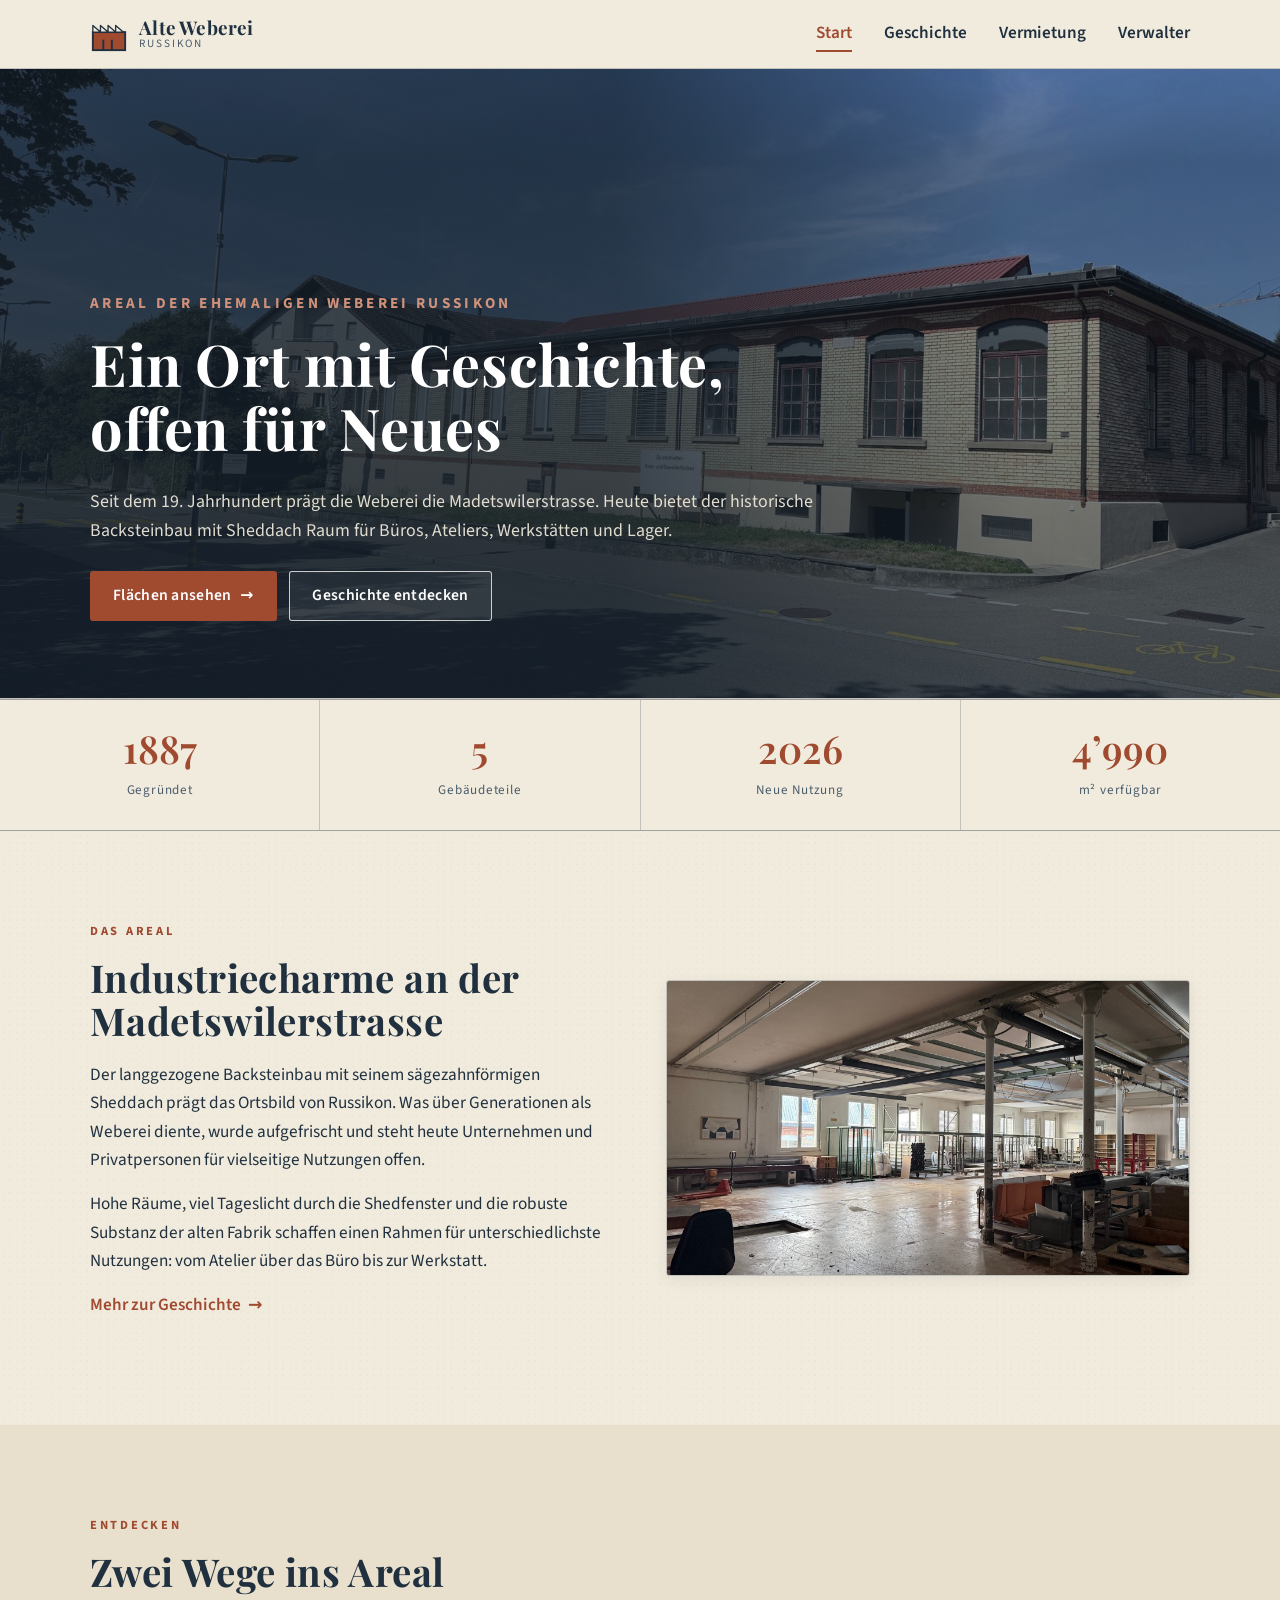
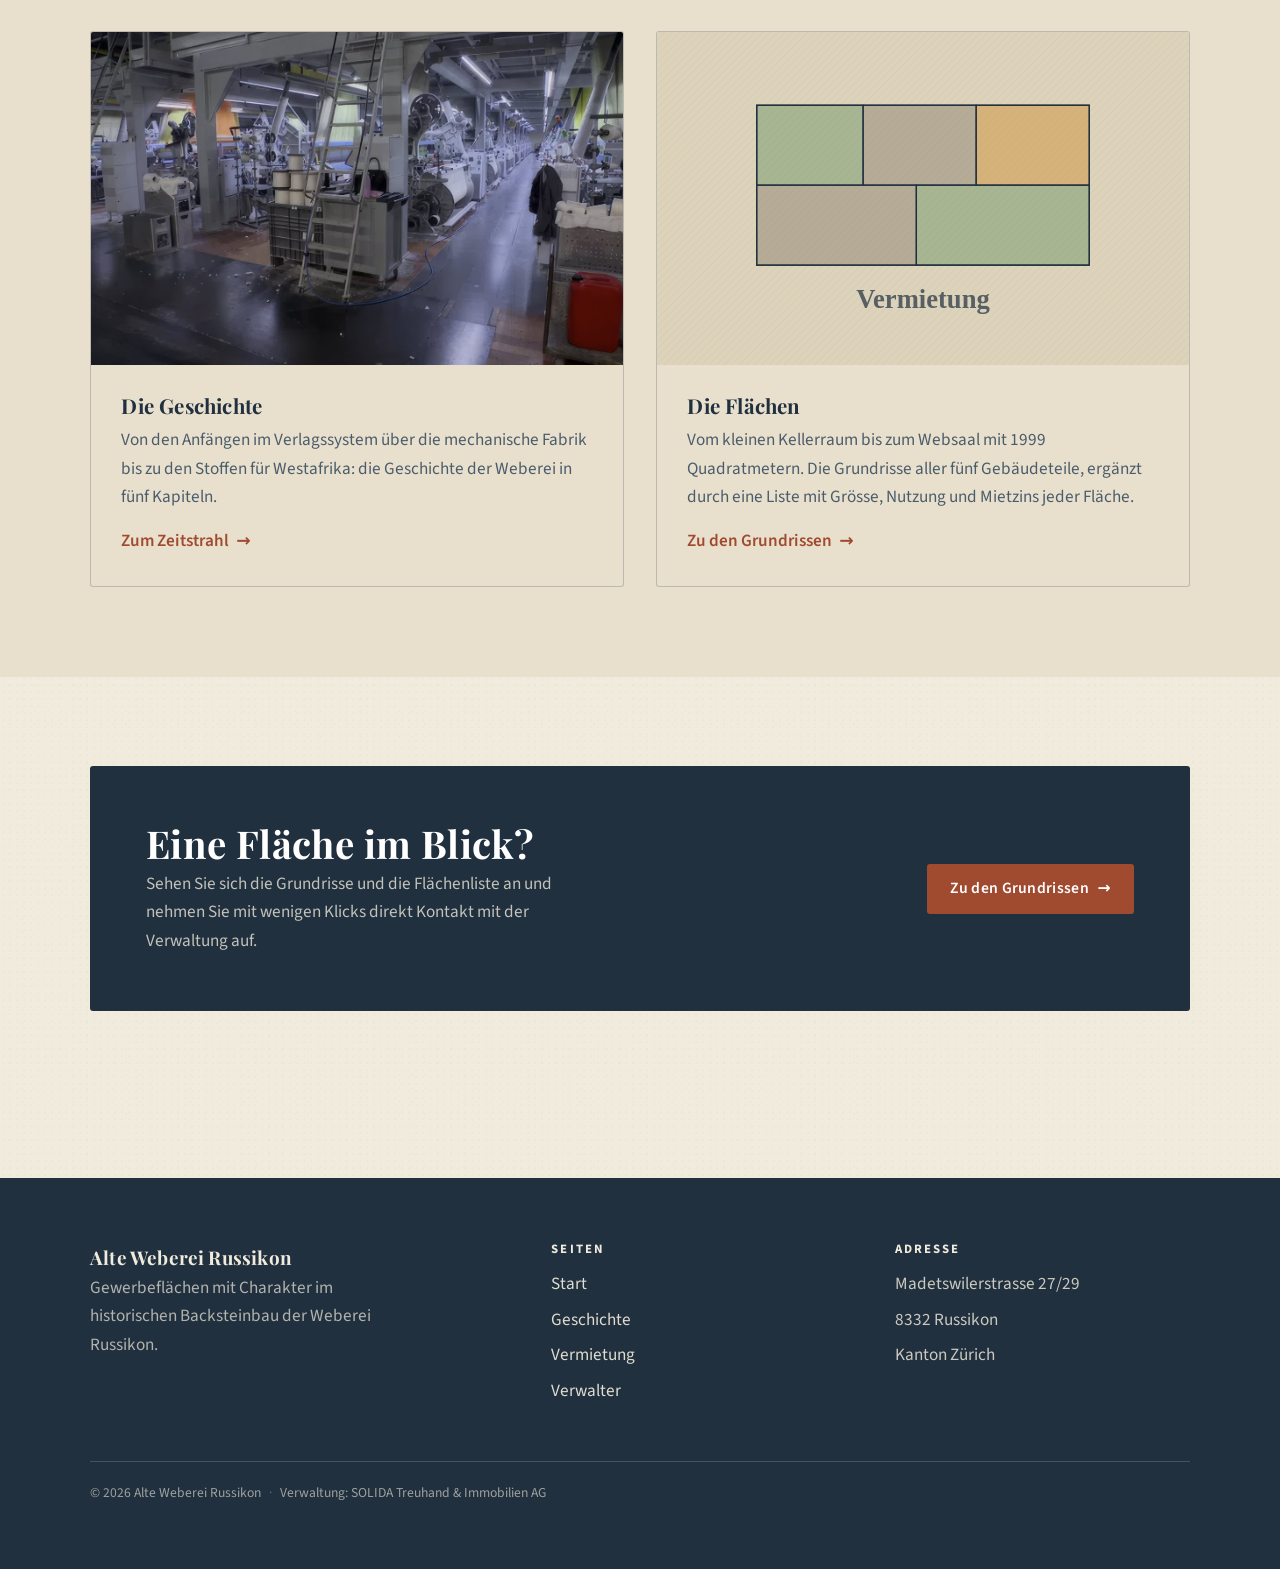
<file: index.html>
<!DOCTYPE html>
<html lang="de-CH">
<head>
  <meta charset="UTF-8">
  <meta name="viewport" content="width=device-width, initial-scale=1.0">
  <link rel="canonical" href="https://alte-weberei-russikon.ch/">
  <title>Alte Weberei Russikon</title>
  <meta name="description" content="Das Areal der ehemaligen Weberei Russikon: Gewerbeflächen mit Charakter in einem historischen Backsteinbau mit Sheddach.">
  <link rel="stylesheet" href="css/fonts.css?v=12">
  <link rel="stylesheet" href="css/style.css?v=12">
</head>
<body>

  <!-- ============================ Kopf / Navigation ============================ -->
  <header class="site-header">
    <div class="container">
      <nav class="nav" aria-label="Hauptnavigation">
        <a class="brand" href="index.html">
          <svg class="brand__mark" viewBox="0 0 40 40" fill="none" aria-hidden="true">
            <rect x="3" y="18" width="34" height="19" fill="#a04a30" stroke="#20303f" stroke-width="2"/>
            <path d="M3 18 L3 11 L11 18 Z M11 18 L11 11 L19 18 Z M19 18 L19 11 L27 18 Z M27 18 L27 11 L35 18 Z"
                  fill="#f1ebdd" stroke="#20303f" stroke-width="1.4" stroke-linejoin="round"/>
            <line x1="14" y1="26" x2="14" y2="37" stroke="#20303f" stroke-width="2"/>
            <line x1="23" y1="26" x2="23" y2="37" stroke="#20303f" stroke-width="2"/>
          </svg>
          <span class="brand__text">
            <span class="brand__name">Alte Weberei</span>
            <span class="brand__sub">Russikon</span>
          </span>
        </a>
        <button class="nav__toggle" aria-label="Menü öffnen" aria-expanded="false" aria-controls="navlinks">
          <span></span><span></span><span></span>
        </button>
        <ul class="nav__links" id="navlinks">
          <li><a href="index.html" aria-current="page">Start</a></li>
          <li><a href="geschichte.html">Geschichte</a></li>
          <li><a href="vermietung.html">Vermietung</a></li>
          <li><a href="verwalter.html">Verwalter</a></li>
        </ul>
      </nav>
    </div>
  </header>

  <main>

    <!-- ============================ Hero ============================ -->
    <section class="hero">
      <div class="hero__media">
        <img src="assets/img/areal-strasse.jpg"
             alt="Der langgezogene Backsteinbau der Weberei an der Madetswilerstrasse, von der Strasse aus gesehen">
      </div>
      <div class="container">
        <div class="hero__inner">
          <p class="eyebrow">Areal der ehemaligen Weberei Russikon</p>
          <h1>Ein Ort mit Geschichte, offen für Neues</h1>
          <p class="lead">
            Seit dem 19. Jahrhundert prägt die Weberei die Madetswilerstrasse. Heute
            bietet der historische Backsteinbau mit Sheddach Raum für Büros, Ateliers,
            Werkstätten und Lager.
          </p>
          <div class="hero__actions">
            <a class="btn btn--primary" href="vermietung.html">
              Flächen ansehen <span class="arrow" aria-hidden="true">&rarr;</span>
            </a>
            <a class="btn btn--ghost" href="geschichte.html">Geschichte entdecken</a>
          </div>
        </div>
      </div>
    </section>

    <!-- ============================ Kennzahlen ============================ -->
    <section class="facts" aria-label="Eckdaten">
      <div class="fact">
        <span class="fact__num">1887</span>
        <span class="fact__label">Gegründet</span>
      </div>
      <div class="fact">
        <span class="fact__num">5</span>
        <span class="fact__label">Gebäudeteile</span>
      </div>
      <div class="fact">
        <span class="fact__num">2026</span>
        <span class="fact__label">Neue Nutzung</span>
      </div>
      <div class="fact">
        <span class="fact__num" data-kpi="frei-flaeche">4’990</span>
        <span class="fact__label">m² verfügbar</span>
      </div>
    </section>

    <!-- ============================ Intro ============================ -->
    <section class="section">
      <div class="container">
        <div class="split reveal">
          <div class="split__text">
            <p class="eyebrow">Das Areal</p>
            <h2>Industriecharme an der Madetswilerstrasse</h2>
            <p>
              Der langgezogene Backsteinbau mit seinem sägezahnförmigen Sheddach
              prägt das Ortsbild von Russikon. Was über Generationen als Weberei
              diente, wurde aufgefrischt und steht heute Unternehmen und Privatpersonen für vielseitige Nutzungen
              offen.
            </p>
            <p>
              Hohe Räume, viel Tageslicht durch die Shedfenster und die robuste
              Substanz der alten Fabrik schaffen einen Rahmen für unterschiedlichste Nutzungen: vom Atelier über das Büro bis
              zur Werkstatt.
            </p>
            <p>
              <a class="link-more" href="geschichte.html">
                Mehr zur Geschichte <span class="arrow" aria-hidden="true">&rarr;</span>
              </a>
            </p>
          </div>
          <div class="split__media">
            <img src="assets/img/hero-halle.jpg"
                 alt="Innenansicht einer Halle mit Gusssäulen, hohen Fenstern und offener Deckenkonstruktion">
          </div>
        </div>
      </div>
    </section>

    <!-- ============================ Teaser ============================ -->
    <section class="section section--paper-2">
      <div class="container">
        <div class="section-head reveal">
          <p class="eyebrow">Entdecken</p>
          <h2>Zwei Wege ins Areal</h2>
        </div>
        <div class="teasers">
          <a class="teaser reveal" href="geschichte.html">
            <div class="teaser__media">
              <img src="assets/img/websaal-betrieb.jpg"
                   alt="Der Websaal im Betrieb, lange Reihen von Webmaschinen mit aufgesteckten Garnspulen">
            </div>
            <div class="teaser__body">
              <h3>Die Geschichte</h3>
              <p>
                Von den Anfängen im Verlagssystem über die mechanische Fabrik bis zu
                den Stoffen für Westafrika: die Geschichte der Weberei in fünf Kapiteln.
              </p>
              <span class="link-more">Zum Zeitstrahl <span class="arrow" aria-hidden="true">&rarr;</span></span>
            </div>
          </a>
          <a class="teaser reveal" href="vermietung.html">
            <div class="teaser__media">
              <img src="assets/img/teaser-vermietung.svg" alt="Sinnbild zu den Gebäudeplänen">
            </div>
            <div class="teaser__body">
              <h3>Die Flächen</h3>
              <p>
                Vom kleinen Kellerraum bis zum Websaal mit 1999 Quadratmetern.
                Die Grundrisse aller fünf Gebäudeteile, ergänzt durch eine Liste mit
                Grösse, Nutzung und Mietzins jeder Fläche.
              </p>
              <span class="link-more">Zu den Grundrissen <span class="arrow" aria-hidden="true">&rarr;</span></span>
            </div>
          </a>
        </div>
      </div>
    </section>

    <!-- ============================ CTA ============================ -->
    <section class="section">
      <div class="container">
        <div class="cta-band reveal">
          <div>
            <h2>Eine Fläche im Blick?</h2>
            <p>
              Sehen Sie sich die Grundrisse und die Flächenliste an und nehmen Sie mit wenigen Klicks direkt Kontakt mit der Verwaltung auf.
            </p>
          </div>
          <a class="btn btn--primary" href="vermietung.html">
            Zu den Grundrissen <span class="arrow" aria-hidden="true">&rarr;</span>
          </a>
        </div>
      </div>
    </section>

  </main>

  <!-- ============================ Fuss ============================ -->
  <footer class="site-footer">
    <div class="container">
      <div class="footer__grid">
        <div class="footer__brand">
          <span class="brand__name">Alte Weberei Russikon</span>
          <p>
            Gewerbeflächen mit Charakter im historischen Backsteinbau der Weberei
            Russikon.
          </p>
        </div>
        <div class="footer__col">
          <h4>Seiten</h4>
          <ul>
            <li><a href="index.html">Start</a></li>
            <li><a href="geschichte.html">Geschichte</a></li>
            <li><a href="vermietung.html">Vermietung</a></li>
            <li><a href="verwalter.html">Verwalter</a></li>
          </ul>
        </div>
        <div class="footer__col">
          <h4>Adresse</h4>
          <ul>
            <li>Madetswilerstrasse 27/29</li>
            <li>8332 Russikon</li>
            <li>Kanton Zürich</li>
          </ul>
        </div>
      </div>
      <div class="footer__bottom">
        <span>&copy; <span data-year>2026</span> Alte Weberei Russikon</span>
        <span class="footer__trenner" aria-hidden="true">&middot;</span>
        <span>Verwaltung: SOLIDA Treuhand &amp; Immobilien AG</span>
      </div>
    </div>
  </footer>

  <script src="data/flaechen.js?v=12"></script>
  <script src="js/main.js?v=12"></script>
</body>
</html>
</file>
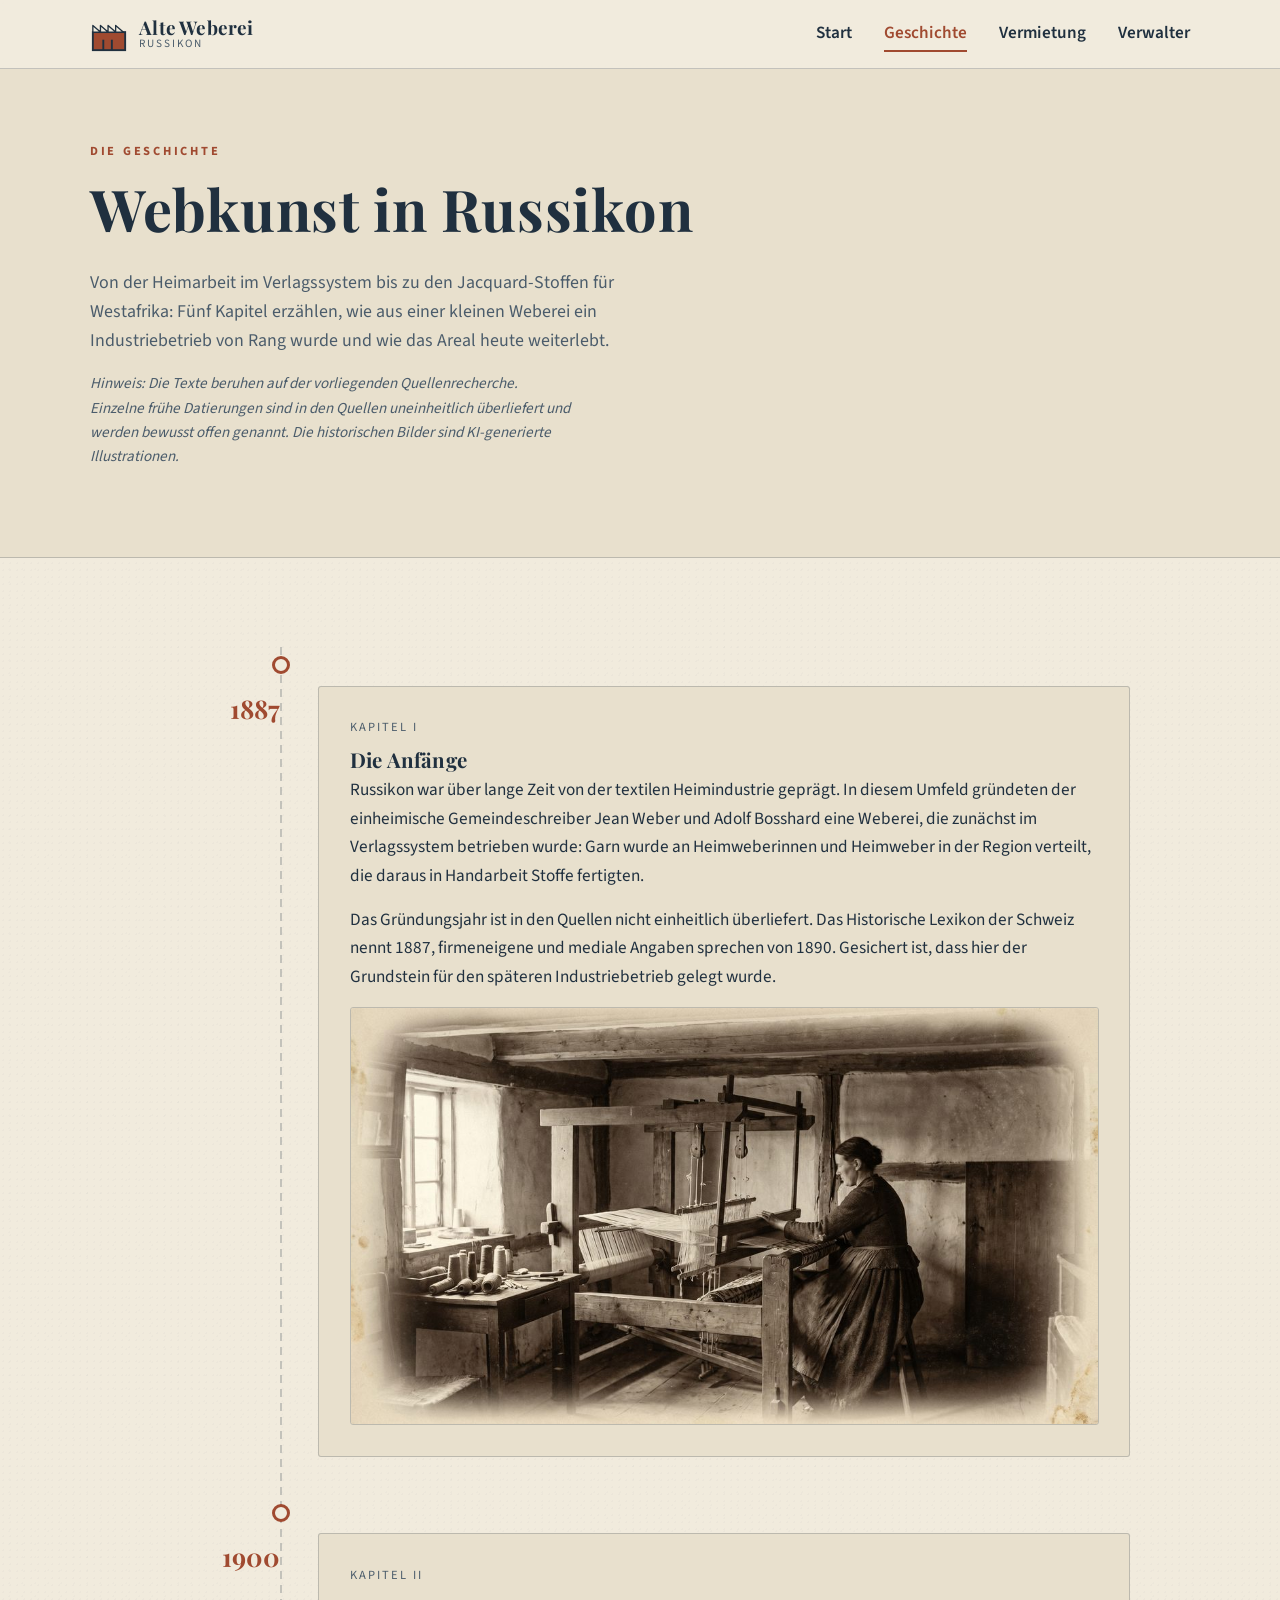
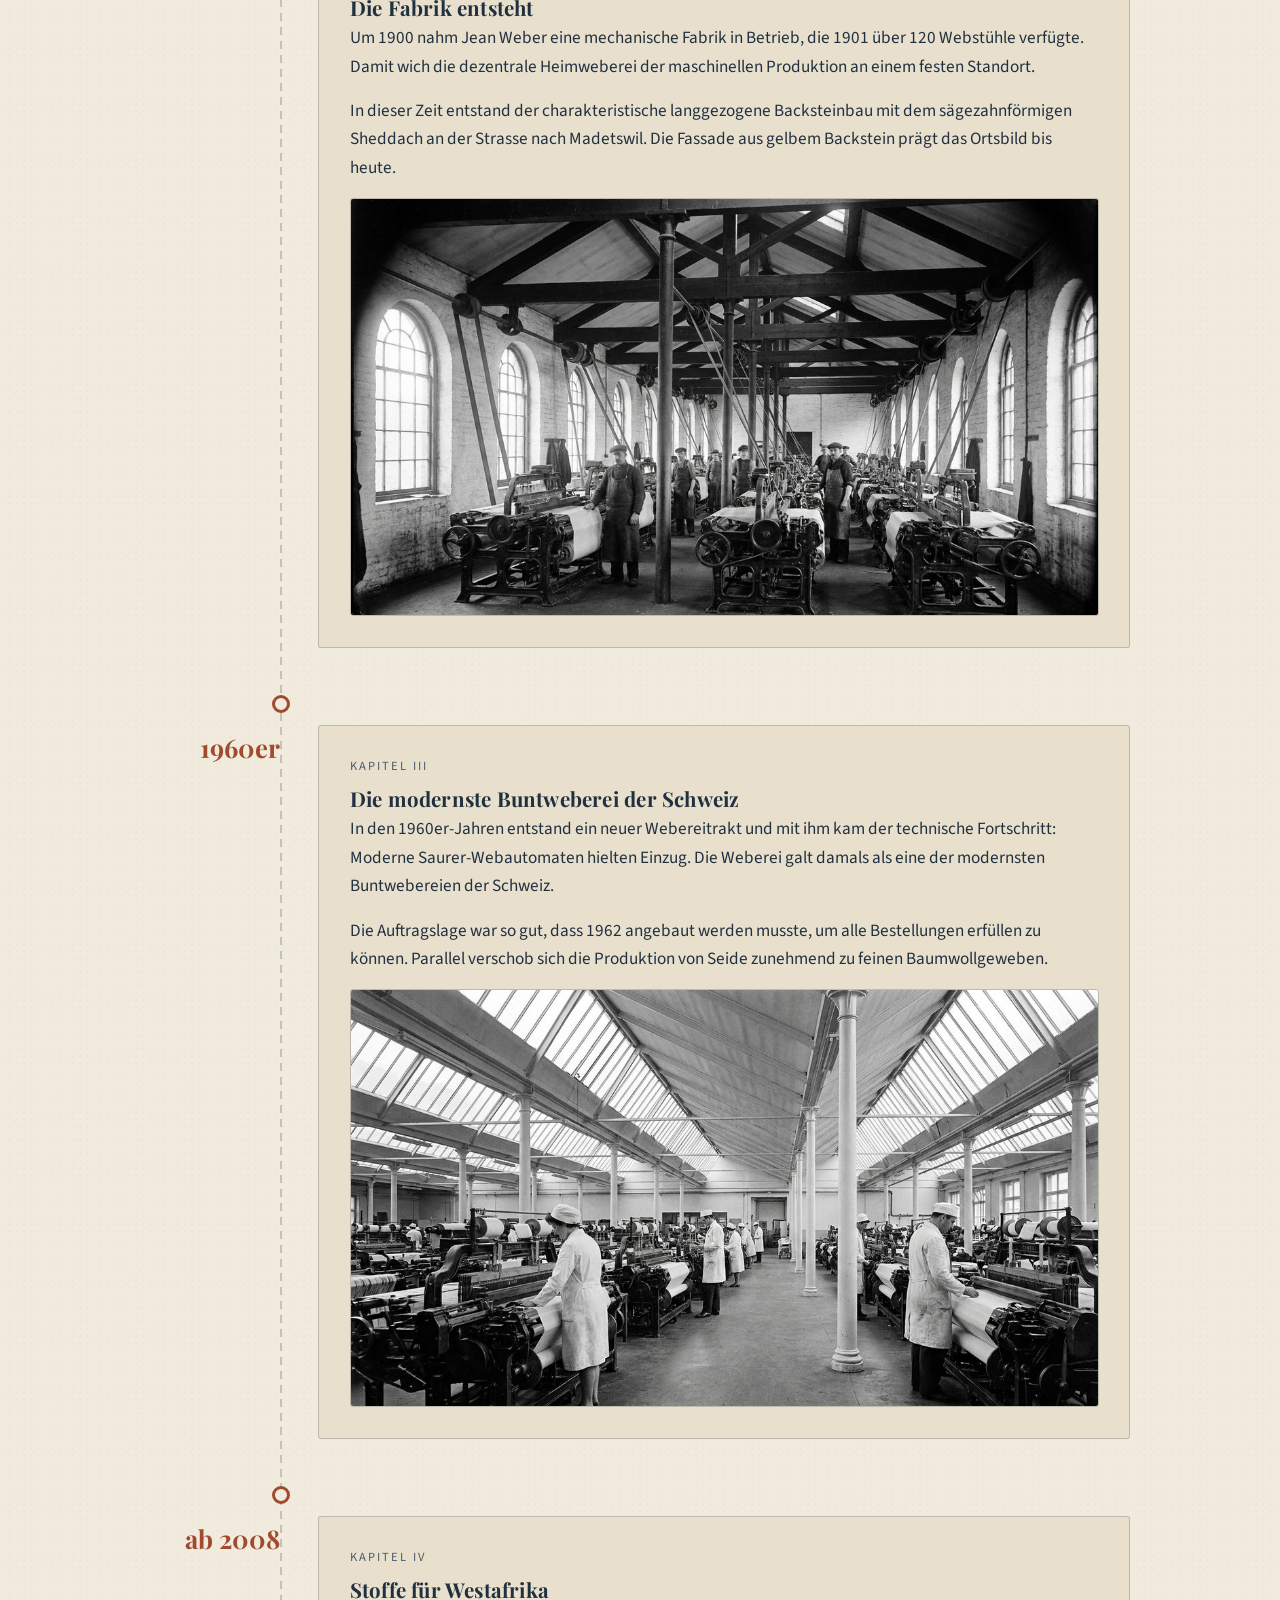
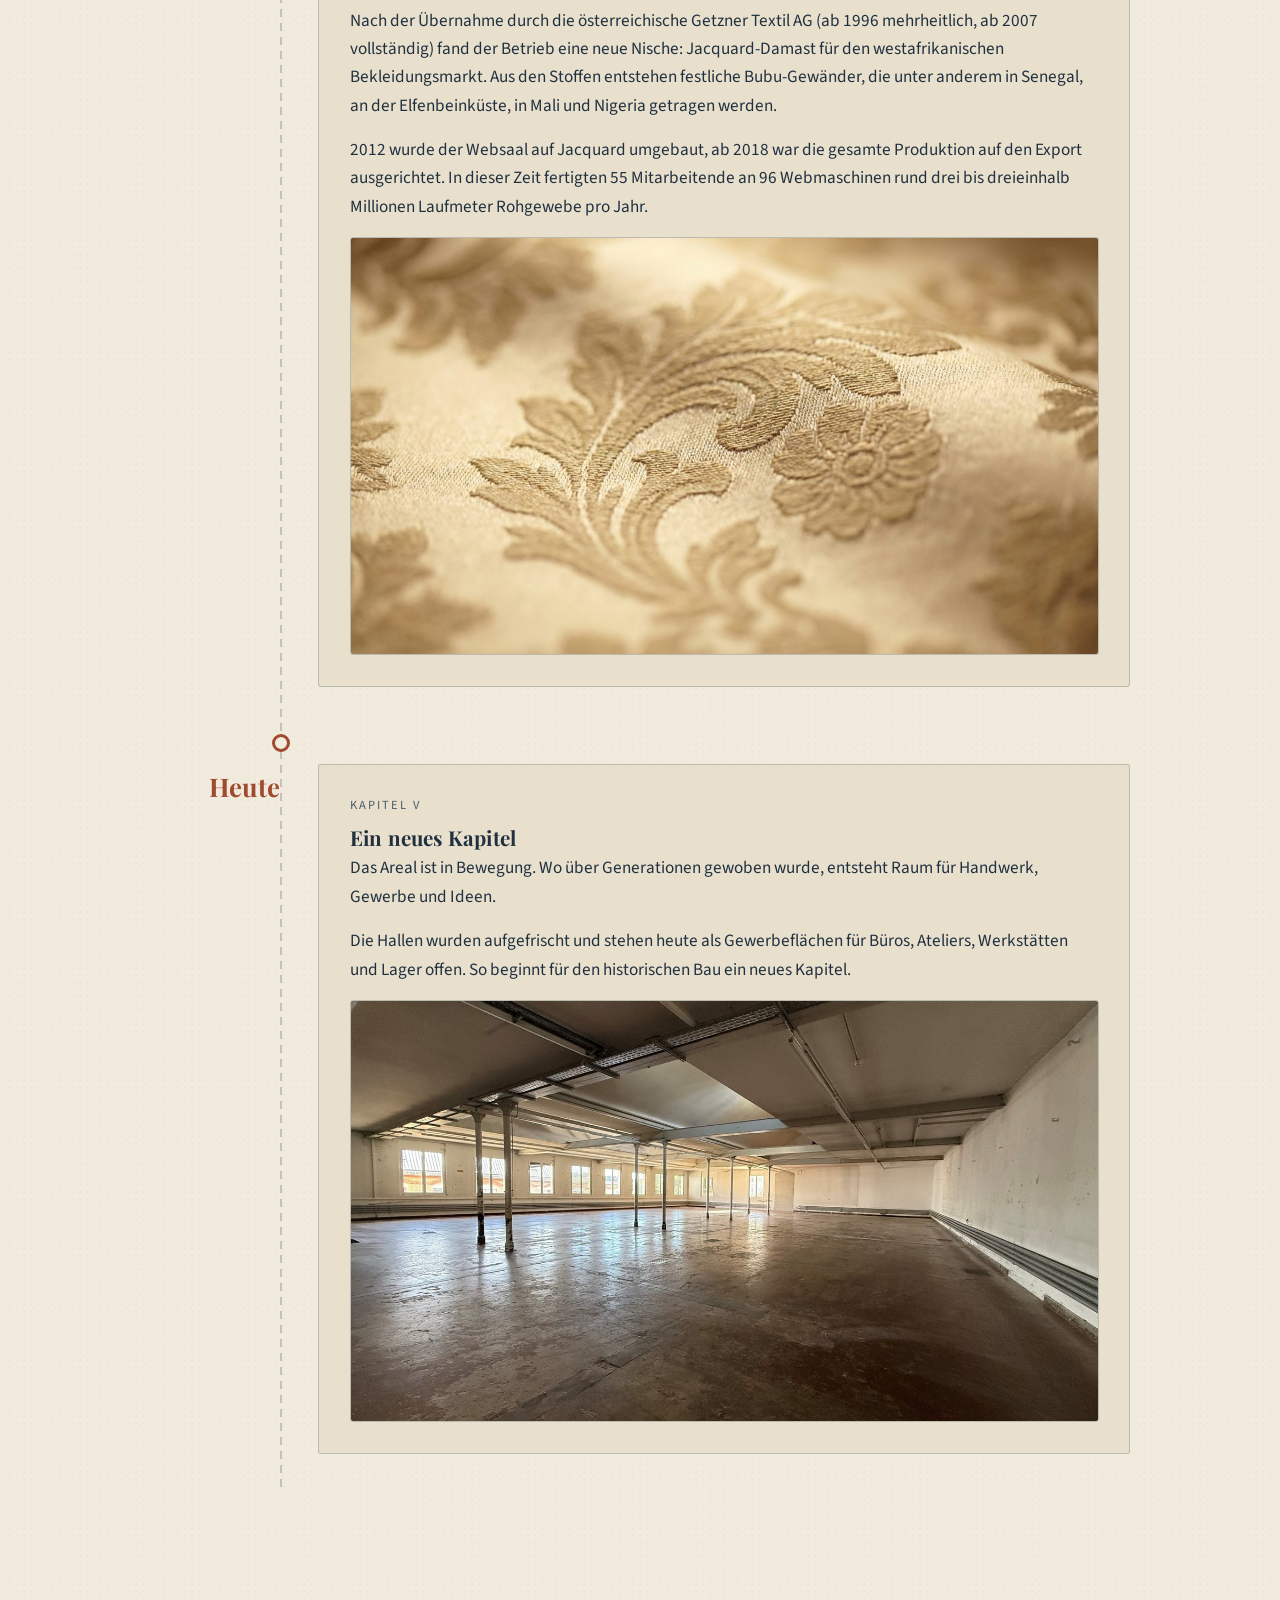
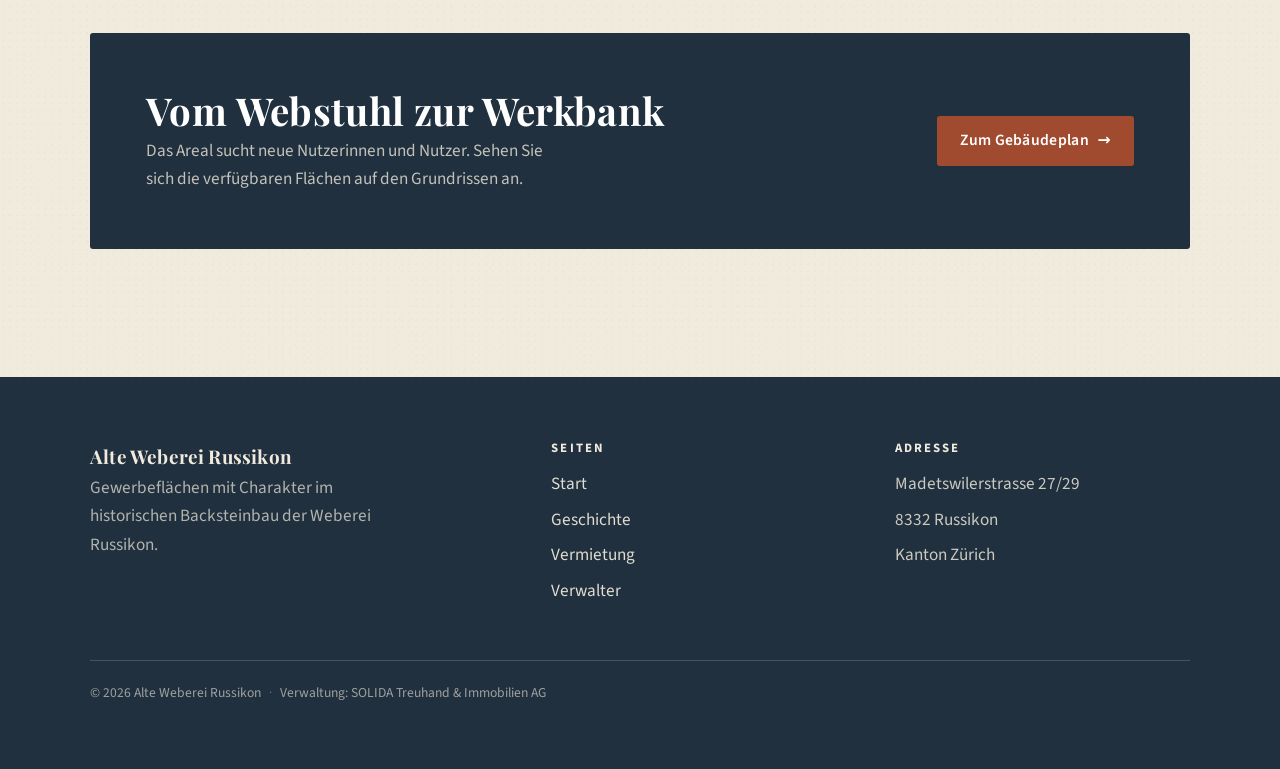
<file: geschichte.html>
<!DOCTYPE html>
<html lang="de-CH">
<head>
  <meta charset="UTF-8">
  <meta name="viewport" content="width=device-width, initial-scale=1.0">
  <link rel="canonical" href="https://alte-weberei-russikon.ch/geschichte.html">
  <title>Geschichte | Alte Weberei Russikon</title>
  <meta name="description" content="Die Geschichte der Weberei Russikon in fünf Kapiteln: von den Anfängen 1887 bis zur neuen Nutzung als Gewerbeflächen.">
  <link rel="stylesheet" href="css/fonts.css?v=12">
  <link rel="stylesheet" href="css/style.css?v=12">
</head>
<body>

  <!-- ============================ Kopf / Navigation ============================ -->
  <header class="site-header">
    <div class="container">
      <nav class="nav" aria-label="Hauptnavigation">
        <a class="brand" href="index.html">
          <svg class="brand__mark" viewBox="0 0 40 40" fill="none" aria-hidden="true">
            <rect x="3" y="18" width="34" height="19" fill="#a04a30" stroke="#20303f" stroke-width="2"/>
            <path d="M3 18 L3 11 L11 18 Z M11 18 L11 11 L19 18 Z M19 18 L19 11 L27 18 Z M27 18 L27 11 L35 18 Z"
                  fill="#f1ebdd" stroke="#20303f" stroke-width="1.4" stroke-linejoin="round"/>
            <line x1="14" y1="26" x2="14" y2="37" stroke="#20303f" stroke-width="2"/>
            <line x1="23" y1="26" x2="23" y2="37" stroke="#20303f" stroke-width="2"/>
          </svg>
          <span class="brand__text">
            <span class="brand__name">Alte Weberei</span>
            <span class="brand__sub">Russikon</span>
          </span>
        </a>
        <button class="nav__toggle" aria-label="Menü öffnen" aria-expanded="false" aria-controls="navlinks">
          <span></span><span></span><span></span>
        </button>
        <ul class="nav__links" id="navlinks">
          <li><a href="index.html">Start</a></li>
          <li><a href="geschichte.html" aria-current="page">Geschichte</a></li>
          <li><a href="vermietung.html">Vermietung</a></li>
          <li><a href="verwalter.html">Verwalter</a></li>
        </ul>
      </nav>
    </div>
  </header>

  <main>

    <!-- ============================ Seitenkopf ============================ -->
    <section class="page-head">
      <div class="container">
        <p class="eyebrow">Die Geschichte</p>
        <h1>Webkunst in Russikon</h1>
        <p class="lead">
          Von der Heimarbeit im Verlagssystem bis zu den Jacquard-Stoffen für
          Westafrika: Fünf Kapitel erzählen, wie aus einer kleinen Weberei ein
          Industriebetrieb von Rang wurde und wie das Areal heute weiterlebt.
        </p>
        <p class="lead" style="font-size:0.95rem; color:var(--color-ink-soft);">
          <em>Hinweis: Die Texte beruhen auf der vorliegenden Quellenrecherche. Einzelne
          frühe Datierungen sind in den Quellen uneinheitlich überliefert und werden
          bewusst offen genannt. Die historischen Bilder sind KI-generierte
          Illustrationen.</em>
        </p>
      </div>
    </section>

    <!-- ============================ Zeitstrahl ============================ -->
    <section class="section">
      <div class="container">
        <div class="timeline">

          <!-- Kapitel 1 -->
          <article class="tl-item reveal">
            <div class="tl-item__year">1887</div>
            <div class="tl-item__body">
              <p class="tl-item__kicker">Kapitel I</p>
              <h3>Die Anfänge</h3>
              <p>
                Russikon war über lange Zeit von der textilen Heimindustrie geprägt. In diesem
                Umfeld gründeten der einheimische Gemeindeschreiber Jean Weber und Adolf
                Bosshard eine Weberei, die zunächst im Verlagssystem betrieben wurde:
                Garn wurde an Heimweberinnen und Heimweber in der Region verteilt, die
                daraus in Handarbeit Stoffe fertigten.
              </p>
              <p>
                Das Gründungsjahr ist in den Quellen nicht einheitlich überliefert. Das
                Historische Lexikon der Schweiz nennt 1887, firmeneigene und mediale
                Angaben sprechen von 1890. Gesichert ist, dass hier der Grundstein für
                den späteren Industriebetrieb gelegt wurde.
              </p>
              <div class="tl-item__media">
                <img src="assets/img/kapitel1.jpg" alt="Heimweberin an einem hölzernen Handwebstuhl in einer Bauernstube">
              </div>
            </div>
          </article>

          <!-- Kapitel 2 -->
          <article class="tl-item reveal">
            <div class="tl-item__year">1900</div>
            <div class="tl-item__body">
              <p class="tl-item__kicker">Kapitel II</p>
              <h3>Die Fabrik entsteht</h3>
              <p>
                Um 1900 nahm Jean Weber eine mechanische Fabrik in Betrieb, die 1901
                über 120 Webstühle verfügte. Damit wich die dezentrale Heimweberei der maschinellen Produktion an
                einem festen Standort.
              </p>
              <p>
                In dieser Zeit entstand der charakteristische langgezogene Backsteinbau
                mit dem sägezahnförmigen Sheddach an der Strasse nach Madetswil. Die
                Fassade aus gelbem Backstein prägt das Ortsbild bis heute.
              </p>
              <div class="tl-item__media">
                <img src="assets/img/kapitel2.jpg" alt="Mechanische Weberei um 1900 mit Reihen von Webstühlen und Arbeitern">
              </div>
            </div>
          </article>

          <!-- Kapitel 3 -->
          <article class="tl-item reveal">
            <div class="tl-item__year">1960er</div>
            <div class="tl-item__body">
              <p class="tl-item__kicker">Kapitel III</p>
              <h3>Die modernste Buntweberei der Schweiz</h3>
              <p>
                In den 1960er-Jahren entstand ein neuer Webereitrakt und mit ihm kam der
                technische Fortschritt: Moderne Saurer-Webautomaten hielten Einzug. Die
                Weberei galt damals als eine der modernsten Buntwebereien der Schweiz.
              </p>
              <p>
                Die Auftragslage war so gut, dass 1962 angebaut werden musste, um alle
                Bestellungen erfüllen zu können. Parallel verschob sich die Produktion
                von Seide zunehmend zu feinen Baumwollgeweben.
              </p>
              <div class="tl-item__media">
                <img src="assets/img/kapitel3.jpg" alt="Helle Weberei der 1960er-Jahre mit automatischen Webmaschinen und Personal in Kitteln">
              </div>
            </div>
          </article>

          <!-- Kapitel 4 -->
          <article class="tl-item reveal">
            <div class="tl-item__year">ab 2008</div>
            <div class="tl-item__body">
              <p class="tl-item__kicker">Kapitel IV</p>
              <h3>Stoffe für Westafrika</h3>
              <p>
                Nach der Übernahme durch die österreichische Getzner Textil AG (ab 1996
                mehrheitlich, ab 2007 vollständig) fand der Betrieb eine neue Nische:
                Jacquard-Damast für den westafrikanischen Bekleidungsmarkt. Aus den Stoffen entstehen festliche Bubu-Gewänder, die unter anderem in
                Senegal, an der Elfenbeinküste, in Mali und Nigeria getragen werden.
              </p>
              <p>
                2012 wurde der Websaal auf Jacquard umgebaut, ab 2018 war die gesamte
                Produktion auf den Export ausgerichtet. In dieser Zeit fertigten 55 Mitarbeitende an 96 Webmaschinen rund drei
                bis dreieinhalb Millionen Laufmeter Rohgewebe pro Jahr.
              </p>
              <div class="tl-item__media">
                <img src="assets/img/kapitel4.jpg" alt="Nahaufnahme von Jacquard-Damast mit feinem floralem Ornamentmuster">
              </div>
            </div>
          </article>

          <!-- Kapitel 5 -->
          <article class="tl-item reveal">
            <div class="tl-item__year">Heute</div>
            <div class="tl-item__body">
              <p class="tl-item__kicker">Kapitel V</p>
              <h3>Ein neues Kapitel</h3>
              <p>
                Das Areal ist in Bewegung. Wo über Generationen gewoben wurde, entsteht
                Raum für Handwerk, Gewerbe und Ideen.
              </p>
              <p>
                Die Hallen wurden aufgefrischt und stehen heute als Gewerbeflächen für
                Büros, Ateliers, Werkstätten und Lager offen. So beginnt für den
                historischen Bau ein neues Kapitel.
              </p>
              <div class="tl-item__media">
                <img src="assets/img/halle-heute.jpg" alt="Helle, leere Halle mit Gusssäulen und hohen Fenstern, bereit für neue Nutzungen">
              </div>
            </div>
          </article>

        </div>
      </div>
    </section>

    <!-- ============================ CTA ============================ -->
    <section class="section section--tight">
      <div class="container">
        <div class="cta-band reveal">
          <div>
            <h2>Vom Webstuhl zur Werkbank</h2>
            <p>
              Das Areal sucht neue Nutzerinnen und Nutzer. Sehen Sie sich die
              verfügbaren Flächen auf den Grundrissen an.
            </p>
          </div>
          <a class="btn btn--primary" href="vermietung.html">
            Zum Gebäudeplan <span class="arrow" aria-hidden="true">&rarr;</span>
          </a>
        </div>
      </div>
    </section>

  </main>

  <!-- ============================ Fuss ============================ -->
  <footer class="site-footer">
    <div class="container">
      <div class="footer__grid">
        <div class="footer__brand">
          <span class="brand__name">Alte Weberei Russikon</span>
          <p>
            Gewerbeflächen mit Charakter im historischen Backsteinbau der Weberei
            Russikon.
          </p>
        </div>
        <div class="footer__col">
          <h4>Seiten</h4>
          <ul>
            <li><a href="index.html">Start</a></li>
            <li><a href="geschichte.html">Geschichte</a></li>
            <li><a href="vermietung.html">Vermietung</a></li>
            <li><a href="verwalter.html">Verwalter</a></li>
          </ul>
        </div>
        <div class="footer__col">
          <h4>Adresse</h4>
          <ul>
            <li>Madetswilerstrasse 27/29</li>
            <li>8332 Russikon</li>
            <li>Kanton Zürich</li>
          </ul>
        </div>
      </div>
      <div class="footer__bottom">
        <span>&copy; <span data-year>2026</span> Alte Weberei Russikon</span>
        <span class="footer__trenner" aria-hidden="true">&middot;</span>
        <span>Verwaltung: SOLIDA Treuhand &amp; Immobilien AG</span>
      </div>
    </div>
  </footer>

  <script src="js/main.js?v=12"></script>
</body>
</html>
</file>
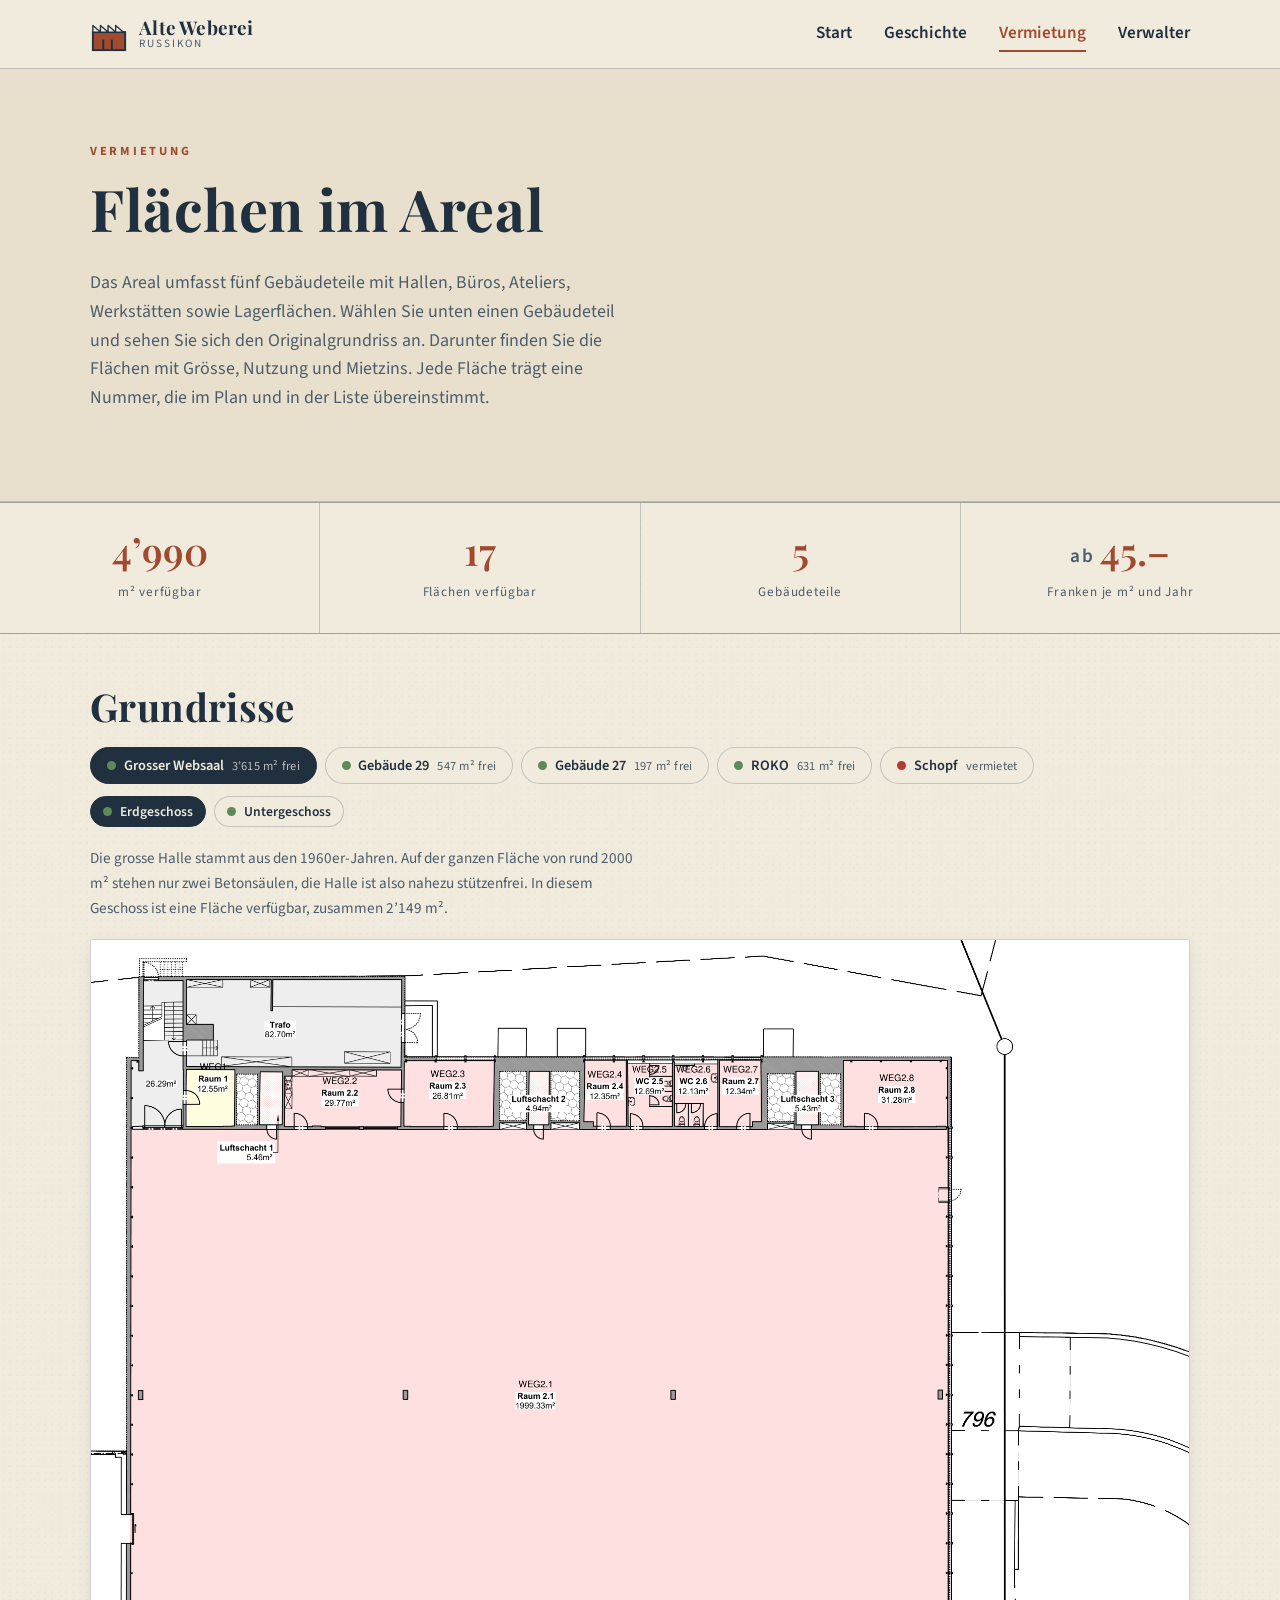
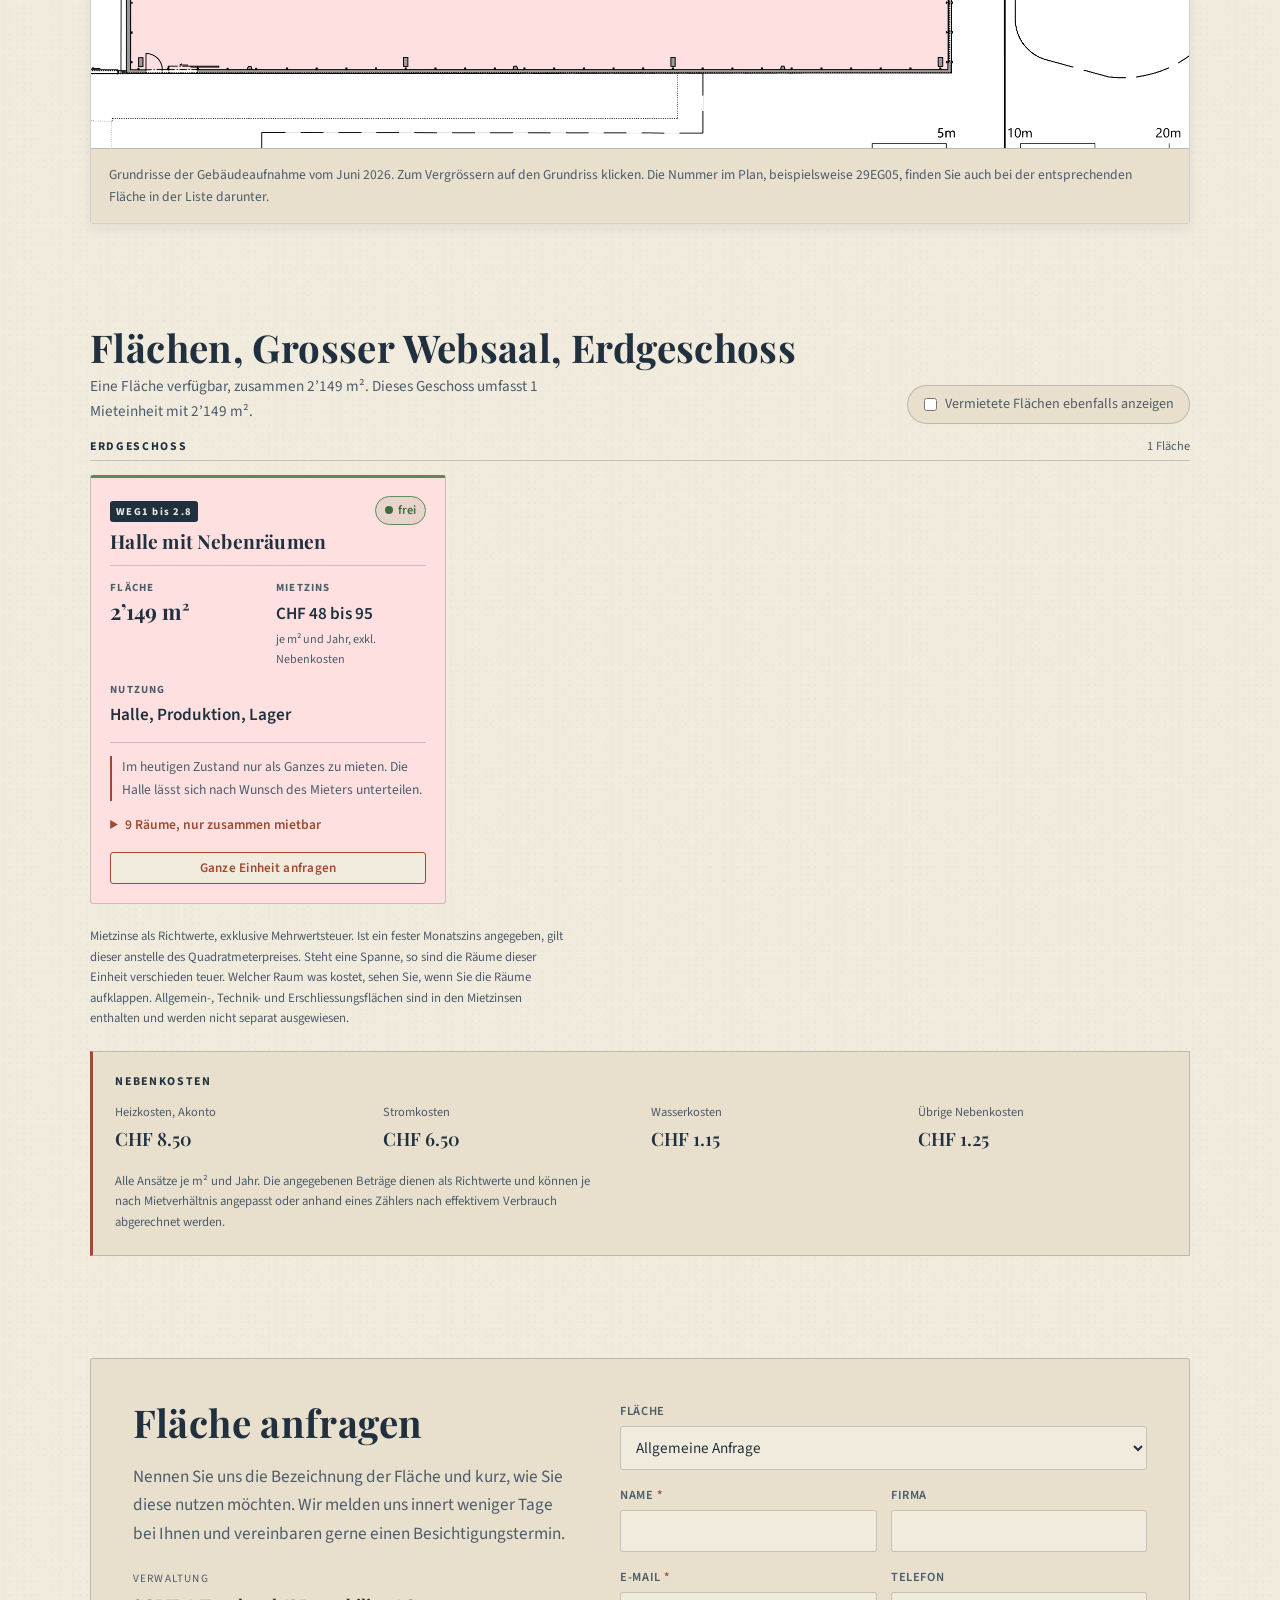
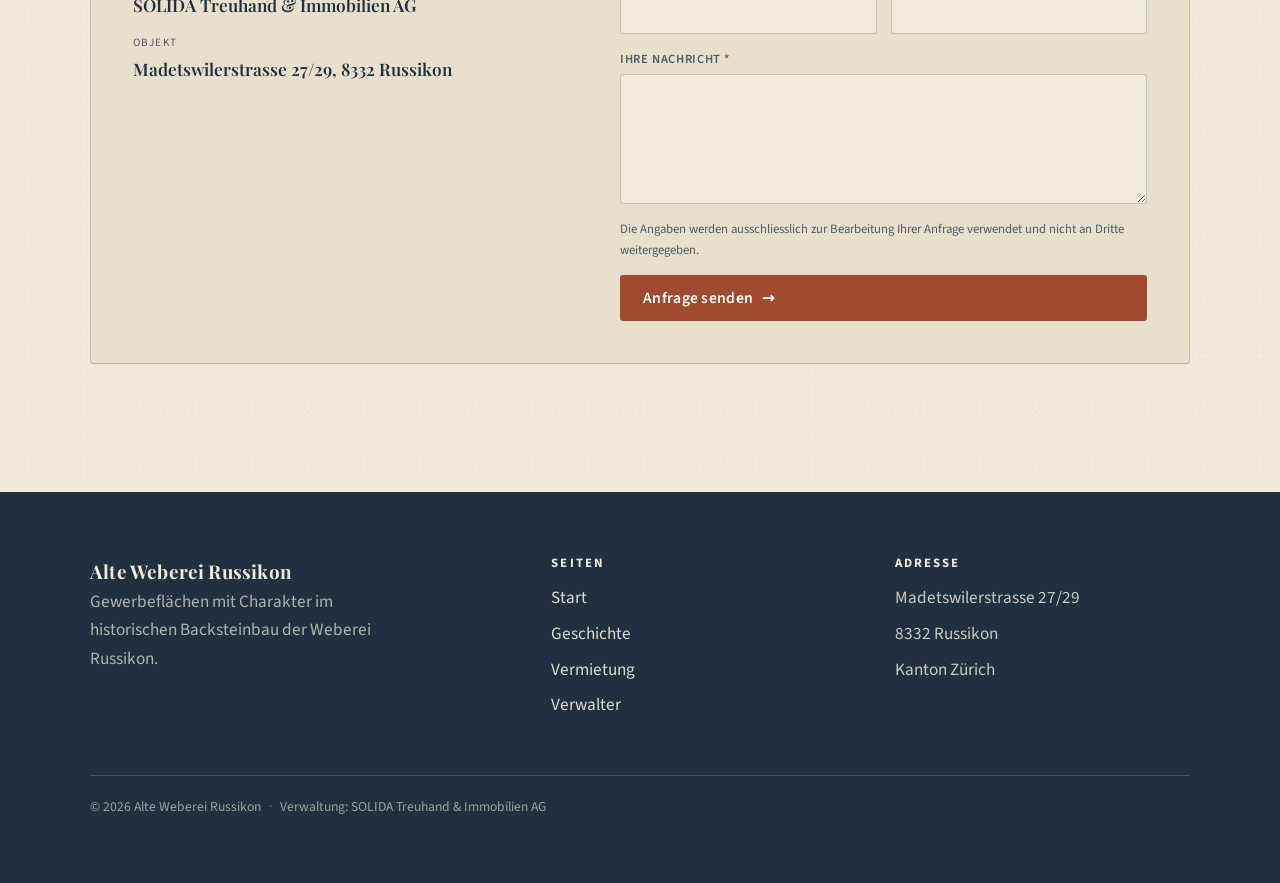
<file: vermietung.html>
<!DOCTYPE html>
<html lang="de-CH">
<head>
  <meta charset="UTF-8">
  <meta name="viewport" content="width=device-width, initial-scale=1.0">
  <link rel="canonical" href="https://alte-weberei-russikon.ch/vermietung.html">
  <title>Vermietung | Alte Weberei Russikon</title>
  <meta name="description" content="Verfügbare Gewerbeflächen im Areal der ehemaligen Weberei Russikon: Hallen, Büros, Ateliers und Lager. Grundrisse und Flächenliste mit Mietzinsen.">
  <link rel="stylesheet" href="css/fonts.css?v=12">
  <link rel="stylesheet" href="css/style.css?v=12">
  <link rel="stylesheet" href="css/plan.css?v=12">
</head>
<body>

  <!-- ============================ Kopf / Navigation ============================ -->
  <header class="site-header">
    <div class="container">
      <nav class="nav" aria-label="Hauptnavigation">
        <a class="brand" href="index.html">
          <svg class="brand__mark" viewBox="0 0 40 40" fill="none" aria-hidden="true">
            <rect x="3" y="18" width="34" height="19" fill="#a04a30" stroke="#20303f" stroke-width="2"/>
            <path d="M3 18 L3 11 L11 18 Z M11 18 L11 11 L19 18 Z M19 18 L19 11 L27 18 Z M27 18 L27 11 L35 18 Z"
                  fill="#f1ebdd" stroke="#20303f" stroke-width="1.4" stroke-linejoin="round"/>
          <line x1="14" y1="26" x2="14" y2="37" stroke="#20303f" stroke-width="2"/>
            <line x1="23" y1="26" x2="23" y2="37" stroke="#20303f" stroke-width="2"/>
          </svg>
          <span class="brand__text">
            <span class="brand__name">Alte Weberei</span>
            <span class="brand__sub">Russikon</span>
          </span>
        </a>
        <button class="nav__toggle" aria-label="Menü öffnen" aria-expanded="false" aria-controls="navlinks">
          <span></span><span></span><span></span>
        </button>
        <ul class="nav__links" id="navlinks">
          <li><a href="index.html">Start</a></li>
          <li><a href="geschichte.html">Geschichte</a></li>
          <li><a href="vermietung.html" aria-current="page">Vermietung</a></li>
          <li><a href="verwalter.html">Verwalter</a></li>
        </ul>
      </nav>
    </div>
  </header>

  <main>

    <!-- ============================ Seitenkopf ============================ -->
    <section class="page-head">
      <div class="container">
        <p class="eyebrow">Vermietung</p>
        <h1>Flächen im Areal</h1>
        <p class="lead">
          Das Areal umfasst fünf Gebäudeteile mit Hallen, Büros, Ateliers, Werkstätten
          sowie Lagerflächen. Wählen Sie unten einen Gebäudeteil und sehen Sie sich den Originalgrundriss
          an. Darunter finden Sie die Flächen mit Grösse, Nutzung und Mietzins. Jede Fläche trägt eine Nummer, die im Plan und in der Liste übereinstimmt.
        </p>
      </div>
    </section>

    <section class="facts" aria-label="Eckdaten zur Vermietung">
      <div class="fact">
        <span class="fact__num" data-kpi="frei-flaeche"></span>
        <span class="fact__label">m² verfügbar</span>
      </div>
      <div class="fact">
        <span class="fact__num" data-kpi="frei-anzahl"></span>
        <span class="fact__label">Flächen verfügbar</span>
      </div>
      <div class="fact">
        <span class="fact__num" data-kpi="gebaeude"></span>
        <span class="fact__label">Gebäudeteile</span>
      </div>
      <div class="fact">
        <span class="fact__num" data-kpi="ab-preis"></span>
        <span class="fact__label">Franken je m² und Jahr</span>
      </div>
    </section>

    <!-- ============================ Grundrisse ============================ -->
    <section class="section section--tight" id="plaene">
      <div class="container">

        <h2>Grundrisse</h2>
        <div class="plan-wahl">
          <div class="pillen pillen--gebaeude" role="group" aria-label="Gebäudeteil wählen" data-gebaeude-pillen></div>
          <div class="pillen pillen--geschoss" role="group" aria-label="Geschoss wählen" data-geschoss-pillen></div>
        </div>

        <p class="plan-info" data-plan-info></p>

        <figure class="plan-blatt">
          <a data-plan-link href="#" target="_blank" rel="noopener" title="Grundriss in voller Grösse öffnen">
            <img data-plan-bild alt="" decoding="async">
          </a>
          <figcaption>
            <span>
              Grundrisse der Gebäudeaufnahme vom Juni 2026. Zum Vergrössern auf den Grundriss klicken. Die Nummer im Plan, beispielsweise 29EG05, finden Sie auch bei der
              entsprechenden Fläche in der Liste darunter.
            </span>
          </figcaption>
        </figure>
      </div>
    </section>

    <!-- ============================ Flächenliste ============================ -->
    <section class="section section--tight" id="flaechen">
      <div class="container">

        <div class="liste-kopf">
          <div>
            <h2 data-liste-titel>Flächen</h2>
            <p class="liste-unter" data-liste-unter role="status"></p>
          </div>
          <label class="schalter">
            <input type="checkbox" data-alle-zeigen>
            <span>Vermietete Flächen ebenfalls anzeigen</span>
          </label>
        </div>

        <div class="flaechen-raster" data-liste-inhalt></div>

        <p class="liste-fuss">
          Mietzinse als Richtwerte, exklusive Mehrwertsteuer. Ist ein fester
          Monatszins angegeben, gilt dieser anstelle des Quadratmeterpreises.
          Steht eine Spanne, so sind die Räume dieser Einheit verschieden teuer.
          Welcher Raum was kostet, sehen Sie, wenn Sie die Räume aufklappen.
          Allgemein-, Technik- und Erschliessungsflächen sind in den Mietzinsen
          enthalten und werden nicht separat ausgewiesen.
        </p>

        <!-- Ansätze für die Nebenkosten, publiziert auf Weisung der Verwaltung -->
        <div class="nebenkosten">
          <h3 class="nebenkosten__titel">Nebenkosten</h3>
          <dl class="nebenkosten__saetze">
            <div><dt>Heizkosten, Akonto</dt><dd>CHF 8.50</dd></div>
            <div><dt>Stromkosten</dt><dd>CHF 6.50</dd></div>
            <div><dt>Wasserkosten</dt><dd>CHF 1.15</dd></div>
            <div><dt>Übrige Nebenkosten</dt><dd>CHF 1.25</dd></div>
          </dl>
          <p class="nebenkosten__fuss">
            Alle Ansätze je m² und Jahr. Die angegebenen Beträge dienen als
            Richtwerte und können je nach Mietverhältnis angepasst oder anhand
            eines Zählers nach effektivem Verbrauch abgerechnet werden.
          </p>
        </div>
      </div>
    </section>

    <!-- ============================ Anfrage ============================ -->
    <section class="section section--tight" id="anfrage">
      <div class="container">
        <div class="anfrage-box">
          <div class="anfrage-box__text">
            <h2>Fläche anfragen</h2>
            <p>
              Nennen Sie uns die Bezeichnung der Fläche und kurz, wie Sie diese nutzen
              möchten. Wir melden uns innert weniger Tage bei Ihnen und vereinbaren gerne einen
              Besichtigungstermin.
            </p>
            <dl class="kontakt-liste">
              <div><dt>Verwaltung</dt><dd>SOLIDA Treuhand &amp; Immobilien AG</dd></div>
              <div><dt>Objekt</dt><dd>Madetswilerstrasse 27/29, 8332 Russikon</dd></div>
            </dl>
          </div>

          <form class="anfrage-form" method="post" action="api/anfrage.php" novalidate>
            <input type="hidden" name="seite" value="vermietung">
            <div class="hp" aria-hidden="true">
              <label>Bitte leer lassen <input type="text" name="webseite" tabindex="-1" autocomplete="off"></label>
            </div>

            <div class="feld">
              <label for="f-flaeche">Fläche</label>
              <select id="f-flaeche" name="flaeche" data-formular-flaeche>
                <option value="">Allgemeine Anfrage</option>
              </select>
            </div>
            <!-- Betrifft die Anfrage einen einzelnen Raum, steht seine Nummer
                 hier. Das Auswahlfeld führt weiterhin die Mieteinheit, damit
                 die Prüfung auf der Serverseite einfach bleibt. -->
            <input type="hidden" name="raum" value="" data-formular-raum>

            <div class="feld-paar">
              <div class="feld">
                <label for="f-name">Name <span aria-hidden="true">*</span></label>
                <input type="text" id="f-name" name="name" required autocomplete="name">
              </div>
              <div class="feld">
                <label for="f-firma">Firma</label>
                <input type="text" id="f-firma" name="firma" autocomplete="organization">
              </div>
            </div>

            <div class="feld-paar">
              <div class="feld">
                <label for="f-mail">E-Mail <span aria-hidden="true">*</span></label>
                <input type="email" id="f-mail" name="email" required autocomplete="email">
              </div>
              <div class="feld">
                <label for="f-tel">Telefon</label>
                <input type="tel" id="f-tel" name="telefon" autocomplete="tel">
              </div>
            </div>

            <div class="feld">
              <label for="f-text">Ihre Nachricht <span aria-hidden="true">*</span></label>
              <textarea id="f-text" name="nachricht" rows="5" required></textarea>
            </div>

            <p class="feld-hinweis">
              Die Angaben werden ausschliesslich zur Bearbeitung Ihrer Anfrage
              verwendet und nicht an Dritte weitergegeben.
            </p>

            <button type="submit" class="btn btn--primary">
              <span class="btn__label">Anfrage senden</span> <span class="arrow" aria-hidden="true">&rarr;</span>
            </button>

            <p class="form-meldung" data-meldung role="status"></p>
          </form>
        </div>
      </div>
    </section>

  </main>

  <!-- ============================ Fuss ============================ -->
  <footer class="site-footer">
    <div class="container">
      <div class="footer__grid">
        <div class="footer__brand">
          <span class="brand__name">Alte Weberei Russikon</span>
          <p>
            Gewerbeflächen mit Charakter im historischen Backsteinbau der Weberei
            Russikon.
          </p>
        </div>
        <div class="footer__col">
          <h4>Seiten</h4>
          <ul>
            <li><a href="index.html">Start</a></li>
            <li><a href="geschichte.html">Geschichte</a></li>
            <li><a href="vermietung.html">Vermietung</a></li>
            <li><a href="verwalter.html">Verwalter</a></li>
          </ul>
        </div>
        <div class="footer__col">
          <h4>Adresse</h4>
          <ul>
            <li>Madetswilerstrasse 27/29</li>
            <li>8332 Russikon</li>
            <li>Kanton Zürich</li>
          </ul>
        </div>
      </div>
      <div class="footer__bottom">
        <span>&copy; <span data-year>2026</span> Alte Weberei Russikon</span>
        <span class="footer__trenner" aria-hidden="true">&middot;</span>
        <span>Verwaltung: SOLIDA Treuhand &amp; Immobilien AG</span>
      </div>
    </div>
  </footer>

  <script src="data/flaechen.js?v=12"></script>
  <script src="js/main.js?v=12"></script>
  <script src="js/plan.js?v=12"></script>
</body>
</html>
</file>
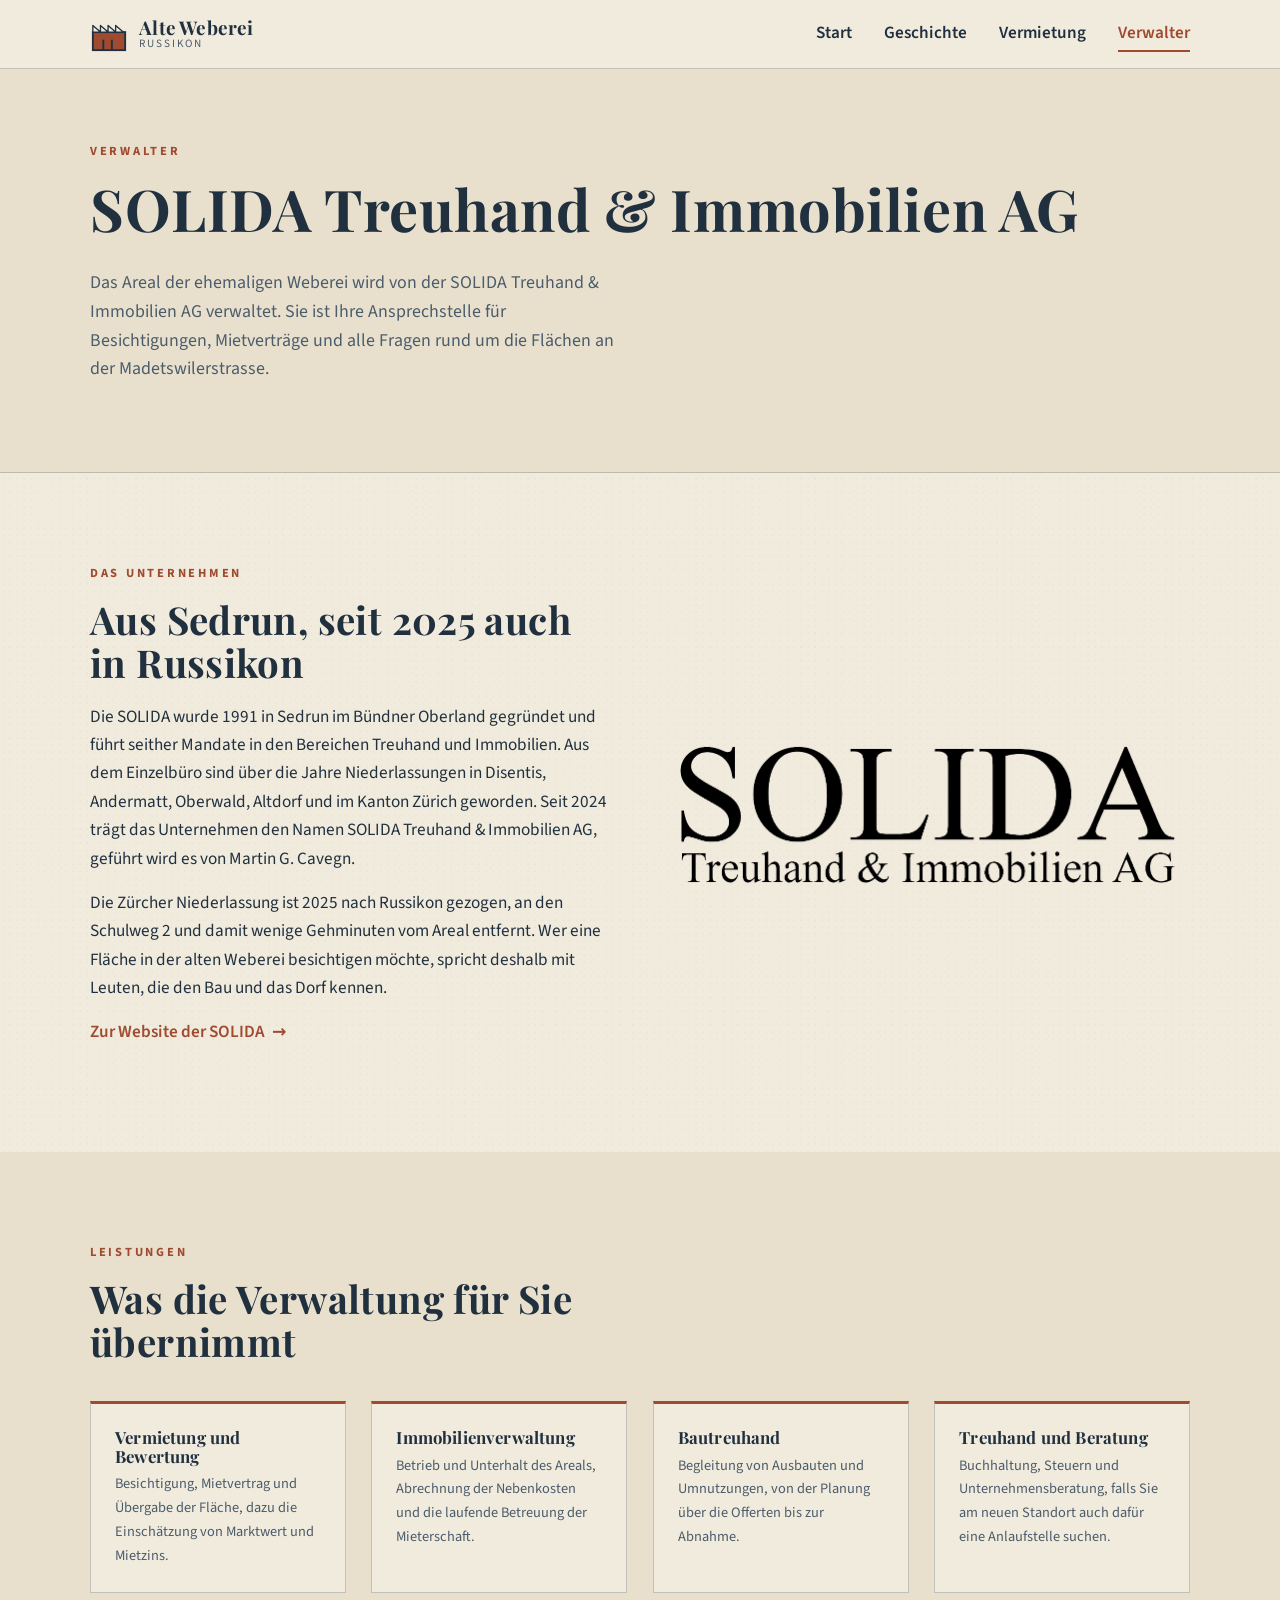
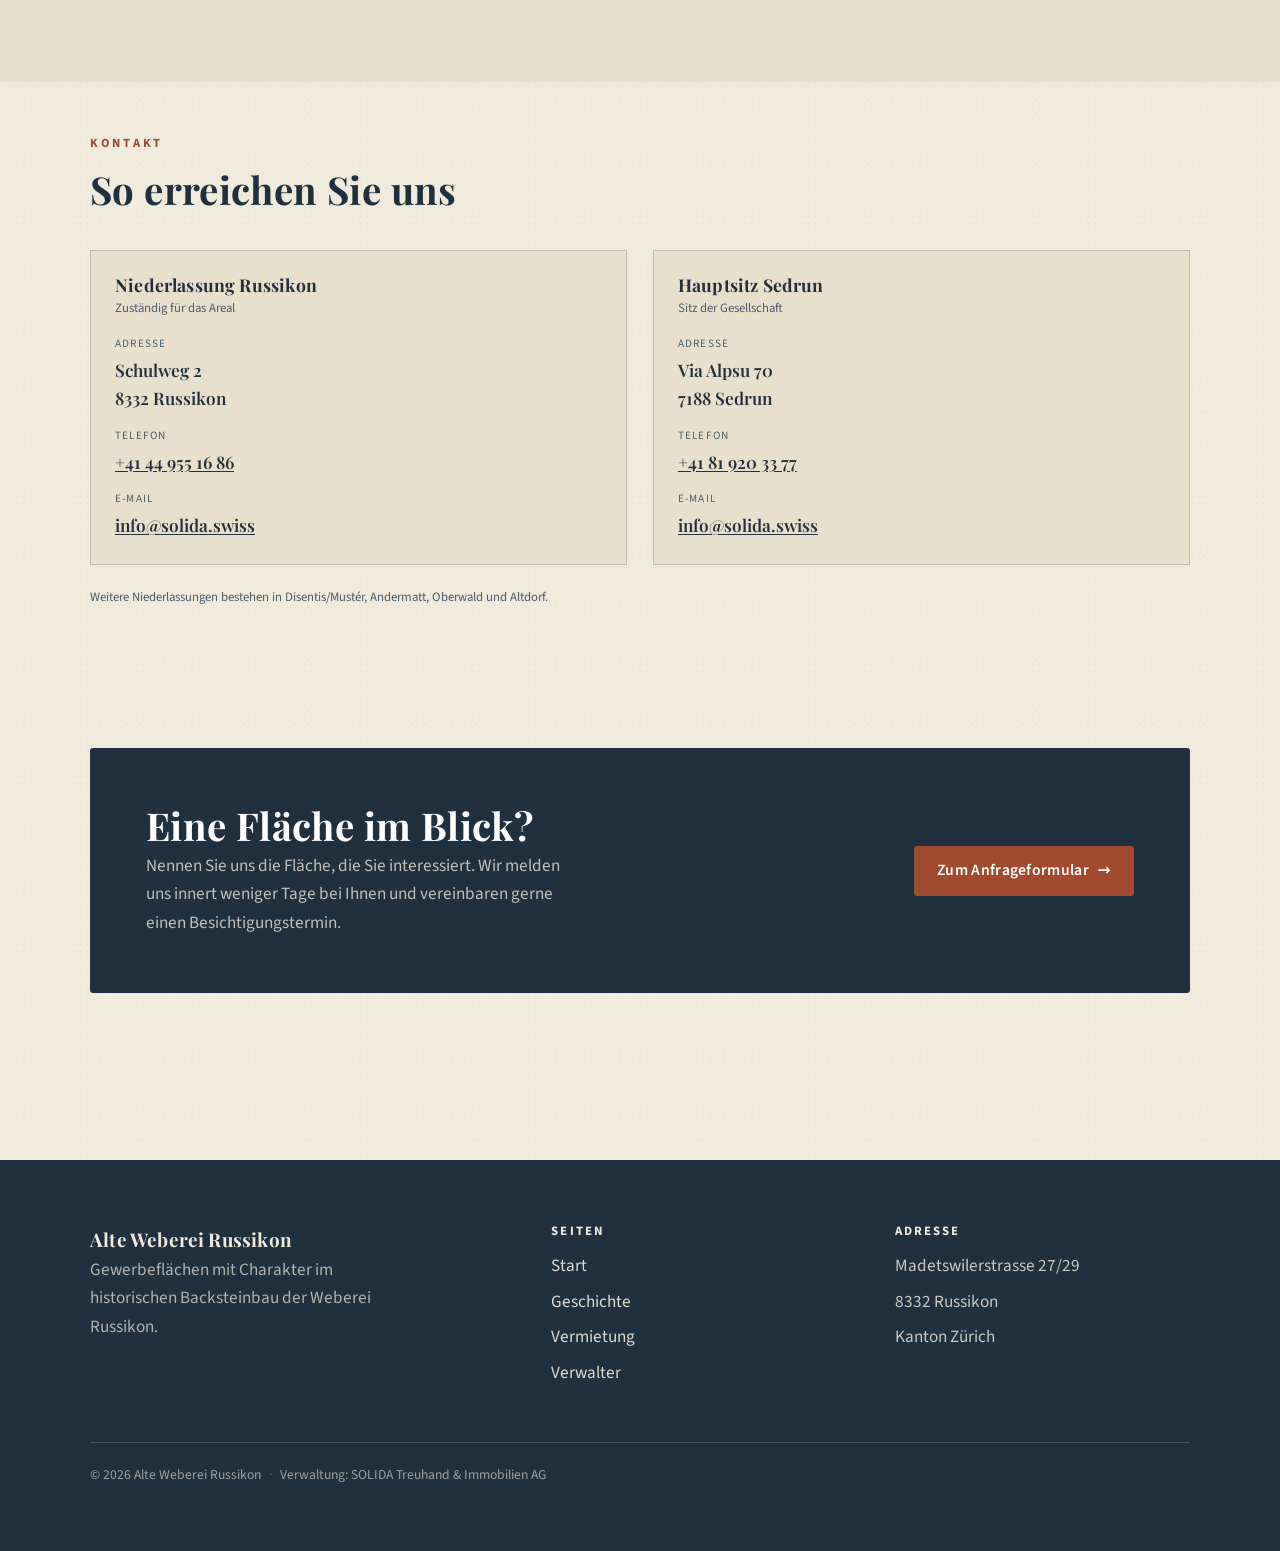
<file: verwalter.html>
<!DOCTYPE html>
<html lang="de-CH">
<head>
  <meta charset="UTF-8">
  <meta name="viewport" content="width=device-width, initial-scale=1.0">
  <link rel="canonical" href="https://alte-weberei-russikon.ch/verwalter.html">
  <title>Verwalter | Alte Weberei Russikon</title>
  <meta name="description" content="Die SOLIDA Treuhand &amp; Immobilien AG verwaltet das Areal der ehemaligen Weberei Russikon und ist Ansprechstelle für Mietinteressenten.">
  <link rel="stylesheet" href="css/fonts.css?v=12">
  <link rel="stylesheet" href="css/style.css?v=12">
  <link rel="stylesheet" href="css/plan.css?v=12">
</head>
<body>

  <!-- ============================ Kopf / Navigation ============================ -->
  <header class="site-header">
    <div class="container">
      <nav class="nav" aria-label="Hauptnavigation">
        <a class="brand" href="index.html">
          <svg class="brand__mark" viewBox="0 0 40 40" fill="none" aria-hidden="true">
            <rect x="3" y="18" width="34" height="19" fill="#a04a30" stroke="#20303f" stroke-width="2"/>
            <path d="M3 18 L3 11 L11 18 Z M11 18 L11 11 L19 18 Z M19 18 L19 11 L27 18 Z M27 18 L27 11 L35 18 Z"
                  fill="#f1ebdd" stroke="#20303f" stroke-width="1.4" stroke-linejoin="round"/>
            <line x1="14" y1="26" x2="14" y2="37" stroke="#20303f" stroke-width="2"/>
            <line x1="23" y1="26" x2="23" y2="37" stroke="#20303f" stroke-width="2"/>
          </svg>
          <span class="brand__text">
            <span class="brand__name">Alte Weberei</span>
            <span class="brand__sub">Russikon</span>
          </span>
        </a>
        <button class="nav__toggle" aria-label="Menü öffnen" aria-expanded="false" aria-controls="navlinks">
          <span></span><span></span><span></span>
        </button>
        <ul class="nav__links" id="navlinks">
          <li><a href="index.html">Start</a></li>
          <li><a href="geschichte.html">Geschichte</a></li>
          <li><a href="vermietung.html">Vermietung</a></li>
          <li><a href="verwalter.html" aria-current="page">Verwalter</a></li>
        </ul>
      </nav>
    </div>
  </header>

  <main>

    <!-- ============================ Seitenkopf ============================ -->
    <section class="page-head">
      <div class="container">
        <p class="eyebrow">Verwalter</p>
        <h1>SOLIDA Treuhand &amp; Immobilien AG</h1>
        <p class="lead">
          Das Areal der ehemaligen Weberei wird von der SOLIDA Treuhand &amp;
          Immobilien AG verwaltet. Sie ist Ihre Ansprechstelle für Besichtigungen,
          Mietverträge und alle Fragen rund um die Flächen an der
          Madetswilerstrasse.
        </p>
      </div>
    </section>

    <!-- ============================ Vorstellung ============================ -->
    <section class="section">
      <div class="container">
        <div class="split reveal">
          <div class="split__text">
            <p class="eyebrow">Das Unternehmen</p>
            <h2>Aus Sedrun, seit 2025 auch in Russikon</h2>
            <p>
              Die SOLIDA wurde 1991 in Sedrun im Bündner Oberland gegründet und
              führt seither Mandate in den Bereichen Treuhand und Immobilien.
              Aus dem Einzelbüro sind über die Jahre Niederlassungen in Disentis,
              Andermatt, Oberwald, Altdorf und im Kanton Zürich geworden. Seit
              2024 trägt das Unternehmen den Namen SOLIDA Treuhand &amp;
              Immobilien AG, geführt wird es von Martin G. Cavegn.
            </p>
            <p>
              Die Zürcher Niederlassung ist 2025 nach Russikon gezogen, an den
              Schulweg 2 und damit wenige Gehminuten vom Areal entfernt. Wer eine
              Fläche in der alten Weberei besichtigen möchte, spricht deshalb mit
              Leuten, die den Bau und das Dorf kennen.
            </p>
            <p>
              <a class="link-more" href="https://solida.swiss" target="_blank" rel="noopener">
                Zur Website der SOLIDA <span class="arrow" aria-hidden="true">&rarr;</span>
              </a>
            </p>
          </div>
          <div class="split__media split__media--logo">
            <img src="assets/img/solida-logo.png" width="1025" height="311"
                 alt="SOLIDA Treuhand &amp; Immobilien AG">
          </div>
        </div>
      </div>
    </section>

    <!-- ============================ Leistungen ============================ -->
    <section class="section section--paper-2">
      <div class="container">
        <div class="section-head reveal">
          <p class="eyebrow">Leistungen</p>
          <h2>Was die Verwaltung für Sie übernimmt</h2>
        </div>
        <div class="leistungen">
          <article class="leistung reveal">
            <h3>Vermietung und Bewertung</h3>
            <p>
              Besichtigung, Mietvertrag und Übergabe der Fläche, dazu die
              Einschätzung von Marktwert und Mietzins.
            </p>
          </article>
          <article class="leistung reveal">
            <h3>Immobilienverwaltung</h3>
            <p>
              Betrieb und Unterhalt des Areals, Abrechnung der Nebenkosten und die
              laufende Betreuung der Mieterschaft.
            </p>
          </article>
          <article class="leistung reveal">
            <h3>Bautreuhand</h3>
            <p>
              Begleitung von Ausbauten und Umnutzungen, von der Planung über die
              Offerten bis zur Abnahme.
            </p>
          </article>
          <article class="leistung reveal">
            <h3>Treuhand und Beratung</h3>
            <p>
              Buchhaltung, Steuern und Unternehmensberatung, falls Sie am neuen
              Standort auch dafür eine Anlaufstelle suchen.
            </p>
          </article>
        </div>
      </div>
    </section>

    <!-- ============================ Kontakt ============================ -->
    <section class="section section--tight" id="kontakt">
      <div class="container">
        <div class="section-head reveal">
          <p class="eyebrow">Kontakt</p>
          <h2>So erreichen Sie uns</h2>
        </div>

        <div class="kontakt-karten">
          <article class="kontakt-karte reveal">
            <h3>Niederlassung Russikon</h3>
            <p class="kontakt-karte__rolle">Zuständig für das Areal</p>
            <dl class="kontakt-liste">
              <div><dt>Adresse</dt><dd>Schulweg 2<br>8332 Russikon</dd></div>
              <div><dt>Telefon</dt><dd><a href="tel:+41449551686">+41 44 955 16 86</a></dd></div>
              <div><dt>E-Mail</dt><dd><a href="mailto:info@solida.swiss">info@solida.swiss</a></dd></div>
            </dl>
          </article>
          <article class="kontakt-karte reveal">
            <h3>Hauptsitz Sedrun</h3>
            <p class="kontakt-karte__rolle">Sitz der Gesellschaft</p>
            <dl class="kontakt-liste">
              <div><dt>Adresse</dt><dd>Via Alpsu 70<br>7188 Sedrun</dd></div>
              <div><dt>Telefon</dt><dd><a href="tel:+41819203377">+41 81 920 33 77</a></dd></div>
              <div><dt>E-Mail</dt><dd><a href="mailto:info@solida.swiss">info@solida.swiss</a></dd></div>
            </dl>
          </article>
        </div>

        <p class="liste-fuss">
          Weitere Niederlassungen bestehen in Disentis/Mustér, Andermatt,
          Oberwald und Altdorf.
        </p>
      </div>
    </section>

    <!-- ============================ CTA ============================ -->
    <section class="section">
      <div class="container">
        <div class="cta-band reveal">
          <div>
            <h2>Eine Fläche im Blick?</h2>
            <p>
              Nennen Sie uns die Fläche, die Sie interessiert. Wir melden uns
              innert weniger Tage bei Ihnen und vereinbaren gerne einen
              Besichtigungstermin.
            </p>
          </div>
          <a class="btn btn--primary" href="vermietung.html#anfrage">
            Zum Anfrageformular <span class="arrow" aria-hidden="true">&rarr;</span>
          </a>
        </div>
      </div>
    </section>

  </main>

  <!-- ============================ Fuss ============================ -->
  <footer class="site-footer">
    <div class="container">
      <div class="footer__grid">
        <div class="footer__brand">
          <span class="brand__name">Alte Weberei Russikon</span>
          <p>
            Gewerbeflächen mit Charakter im historischen Backsteinbau der Weberei
            Russikon.
          </p>
        </div>
        <div class="footer__col">
          <h4>Seiten</h4>
          <ul>
            <li><a href="index.html">Start</a></li>
            <li><a href="geschichte.html">Geschichte</a></li>
            <li><a href="vermietung.html">Vermietung</a></li>
            <li><a href="verwalter.html">Verwalter</a></li>
          </ul>
        </div>
        <div class="footer__col">
          <h4>Adresse</h4>
          <ul>
            <li>Madetswilerstrasse 27/29</li>
            <li>8332 Russikon</li>
            <li>Kanton Zürich</li>
          </ul>
        </div>
      </div>
      <div class="footer__bottom">
        <span>&copy; <span data-year>2026</span> Alte Weberei Russikon</span>
        <span class="footer__trenner" aria-hidden="true">&middot;</span>
        <span>Verwaltung: SOLIDA Treuhand &amp; Immobilien AG</span>
      </div>
    </div>
  </footer>

  <script src="js/main.js?v=12"></script>
</body>
</html>
</file>
<file: css/fonts.css>
/* Lokale Schriften (offline lauffaehig, keine externen Anfragen).
   Playfair Display: Serif fuer Titel, im Charakter alter Plakate.
   Source Sans 3: klare Sans-Serif fuer den Lauftext. */

@font-face {
  font-family: "Playfair Display";
  font-style: normal;
  font-weight: 600;
  font-display: swap;
  src: url("../assets/fonts/playfair-600.woff2") format("woff2");
}

@font-face {
  font-family: "Playfair Display";
  font-style: normal;
  font-weight: 700;
  font-display: swap;
  src: url("../assets/fonts/playfair-700.woff2") format("woff2");
}

@font-face {
  font-family: "Source Sans 3";
  font-style: normal;
  font-weight: 400;
  font-display: swap;
  src: url("../assets/fonts/sourcesans-400.woff2") format("woff2");
}

@font-face {
  font-family: "Source Sans 3";
  font-style: normal;
  font-weight: 600;
  font-display: swap;
  src: url("../assets/fonts/sourcesans-600.woff2") format("woff2");
}

@font-face {
  font-family: "Source Sans 3";
  font-style: normal;
  font-weight: 700;
  font-display: swap;
  src: url("../assets/fonts/sourcesans-700.woff2") format("woff2");
}
</file>
<file: css/style.css>
/* =====================================================================
   Alte Weberei Russikon, Design-System und Basis-Layout
   Heritage-Look (Papierton, Tusche, Backstein) mit moderner Interaktion.
   ===================================================================== */

/* --- Design-Tokens (Farben, Typografie, Abstaende) ------------------- */
:root {
  /* Farbpalette: Papier, Tusche, Backstein */
  --color-paper:      #f1ebdd; /* warmer Papierton, Grundflaeche */
  --color-paper-2:    #e8e0cd; /* etwas dunkleres Papier, Karten */
  --color-paper-3:    #ddd3bb; /* Trennlinien, Schraffuren */
  --color-ink:        #20303f; /* Tusche, Tiefblau-Anthrazit, Text */
  --color-ink-soft:   #4b5c6b; /* gedaempfter Text */
  --color-brick:      #a04a30; /* Backstein-Rot, Akzent */
  --color-brick-dark: #863a23;
  --color-line:       rgba(32, 48, 63, 0.22); /* feine Planlinien */

  /* Statusfarben fuer den Gebaeudeplan */
  --status-frei:      #5c8a59; /* gruen, frei */
  --status-bald:      #d8a126; /* gelb, wird in Kuerze frei */
  --status-vermietet: #b23b32; /* rot, vermietet */

  /* Typografie */
  --font-serif: "Playfair Display", Georgia, "Times New Roman", serif;
  --font-sans:  "Source Sans 3", "Segoe UI", system-ui, -apple-system, sans-serif;

  /* Masse */
  --maxw: 1180px;
  --gap: clamp(1rem, 2.5vw, 2rem);
  --radius: 3px;
  --shadow: 0 10px 30px rgba(32, 48, 63, 0.12);
  --shadow-soft: 0 4px 14px rgba(32, 48, 63, 0.08);

  /* Uebergaenge */
  --t-fast: 140ms ease;
  --t-med:  260ms cubic-bezier(0.22, 0.61, 0.36, 1);
}

/* --- Reset / Basis -------------------------------------------------- */
*,
*::before,
*::after { box-sizing: border-box; }

html { scroll-behavior: smooth; }

body {
  margin: 0;
  font-family: var(--font-sans);
  font-size: clamp(1rem, 0.5vw + 0.9rem, 1.075rem);
  line-height: 1.65;
  color: var(--color-ink);
  background-color: var(--color-paper);
  /* feine Papiertextur ueber CSS-Verlaeufe, keine externe Datei noetig */
  background-image:
    radial-gradient(rgba(32, 48, 63, 0.025) 1px, transparent 1px),
    radial-gradient(rgba(32, 48, 63, 0.02) 1px, transparent 1px);
  background-size: 7px 7px, 13px 13px;
  background-position: 0 0, 3px 4px;
  -webkit-font-smoothing: antialiased;
  text-rendering: optimizeLegibility;
}

img, svg { max-width: 100%; display: block; }

a { color: var(--color-brick); text-decoration: none; }
a:hover { color: var(--color-brick-dark); }

h1, h2, h3, h4 {
  font-family: var(--font-serif);
  font-weight: 700;
  line-height: 1.12;
  color: var(--color-ink);
  margin: 0 0 0.5em;
  letter-spacing: 0.01em;
}

h1 { font-size: clamp(2.1rem, 4.5vw, 3.6rem); }
h2 { font-size: clamp(1.6rem, 3vw, 2.4rem); }
h3 { font-size: clamp(1.2rem, 1.6vw, 1.45rem); }

p { margin: 0 0 1rem; }

.lead {
  font-size: clamp(1.1rem, 1.4vw, 1.3rem);
  color: var(--color-ink-soft);
  line-height: 1.6;
}

/* dekorative Augenbraue ueber Titeln */
.eyebrow {
  font-family: var(--font-sans);
  font-weight: 700;
  text-transform: uppercase;
  letter-spacing: 0.22em;
  font-size: 0.78rem;
  color: var(--color-brick);
  margin: 0 0 0.9rem;
}

/* --- Layout-Hilfen -------------------------------------------------- */
.container {
  width: 100%;
  max-width: var(--maxw);
  margin-inline: auto;
  padding-inline: clamp(1.1rem, 4vw, 2.5rem);
}

.section { padding-block: clamp(3rem, 7vw, 6rem); }
.section--tight { padding-block: clamp(2rem, 4vw, 3.5rem); }
.section--paper-2 { background-color: var(--color-paper-2); }

.section-head { max-width: 60ch; margin-bottom: clamp(1.5rem, 3vw, 2.5rem); }
.section-head.center { margin-inline: auto; text-align: center; }

/* feine Trennlinie im Plan-Stil */
.rule {
  border: 0;
  border-top: 1px solid var(--color-line);
  margin-block: clamp(2rem, 4vw, 3rem);
}

/* --- Buttons -------------------------------------------------------- */
.btn {
  display: inline-flex;
  align-items: center;
  gap: 0.55em;
  font-family: var(--font-sans);
  font-weight: 600;
  font-size: 0.98rem;
  letter-spacing: 0.02em;
  padding: 0.7em 1.4em;
  border-radius: var(--radius);
  border: 1.5px solid transparent;
  cursor: pointer;
  transition: transform var(--t-fast), background-color var(--t-fast),
              color var(--t-fast), border-color var(--t-fast), box-shadow var(--t-fast);
}
.btn:active { transform: translateY(1px); }

.btn--primary {
  background-color: var(--color-brick);
  color: #fff;
}
.btn--primary:hover {
  background-color: var(--color-brick-dark);
  color: #fff;
  box-shadow: var(--shadow-soft);
}

.btn--ghost {
  background-color: transparent;
  color: var(--color-ink);
  border-color: var(--color-ink);
}
.btn--ghost:hover {
  background-color: var(--color-ink);
  color: var(--color-paper);
}

.btn--block { width: 100%; justify-content: center; }

/* Pfeil-Glyphe in Buttons und Links */
.arrow { transition: transform var(--t-fast); }
.btn:hover .arrow,
.link-more:hover .arrow { transform: translateX(3px); }

.link-more {
  display: inline-flex;
  align-items: center;
  gap: 0.4em;
  font-weight: 600;
  color: var(--color-brick);
}

/* =====================================================================
   Kopfzeile / Navigation
   ===================================================================== */
.site-header {
  position: sticky;
  top: 0;
  z-index: 50;
  background-color: rgba(241, 235, 221, 0.88);
  backdrop-filter: blur(8px);
  border-bottom: 1px solid var(--color-line);
}

.nav {
  display: flex;
  align-items: center;
  justify-content: space-between;
  gap: 1rem;
  min-height: 68px;
}

/* Wortmarke */
.brand {
  display: flex;
  align-items: center;
  gap: 0.7rem;
  color: var(--color-ink);
}
.brand:hover { color: var(--color-ink); }

.brand__mark {
  width: 38px;
  height: 38px;
  flex: none;
}

.brand__text { display: flex; flex-direction: column; line-height: 1.05; }
.brand__name {
  font-family: var(--font-serif);
  font-weight: 700;
  font-size: 1.18rem;
  letter-spacing: 0.01em;
}
.brand__sub {
  font-size: 0.7rem;
  letter-spacing: 0.18em;
  text-transform: uppercase;
  color: var(--color-ink-soft);
}

.nav__links {
  display: flex;
  align-items: center;
  gap: clamp(1rem, 2.5vw, 2.2rem);
  list-style: none;
  margin: 0;
  padding: 0;
}
.nav__links a {
  position: relative;
  font-weight: 600;
  color: var(--color-ink);
  padding-block: 0.4rem;
}
.nav__links a::after {
  content: "";
  position: absolute;
  left: 0;
  bottom: 0;
  width: 100%;
  height: 2px;
  background-color: var(--color-brick);
  transform: scaleX(0);
  transform-origin: left;
  transition: transform var(--t-med);
}
.nav__links a:hover::after,
.nav__links a[aria-current="page"]::after { transform: scaleX(1); }
.nav__links a[aria-current="page"] { color: var(--color-brick); }

/* Menue-Schalter (Mobile) */
.nav__toggle {
  display: none;
  flex-direction: column;
  justify-content: center;
  gap: 5px;
  width: 44px;
  height: 44px;
  padding: 0;
  background: transparent;
  border: 1px solid var(--color-line);
  border-radius: var(--radius);
  cursor: pointer;
}
.nav__toggle span {
  display: block;
  width: 22px;
  height: 2px;
  margin-inline: auto;
  background-color: var(--color-ink);
  transition: transform var(--t-fast), opacity var(--t-fast);
}
.nav__toggle[aria-expanded="true"] span:nth-child(1) { transform: translateY(7px) rotate(45deg); }
.nav__toggle[aria-expanded="true"] span:nth-child(2) { opacity: 0; }
.nav__toggle[aria-expanded="true"] span:nth-child(3) { transform: translateY(-7px) rotate(-45deg); }

/* =====================================================================
   Fusszeile
   ===================================================================== */
.site-footer {
  background-color: var(--color-ink);
  color: rgba(241, 235, 221, 0.82);
  padding-block: clamp(2.5rem, 5vw, 4rem);
  margin-top: clamp(3rem, 6vw, 5rem);
}
.site-footer a { color: rgba(241, 235, 221, 0.92); }
.site-footer a:hover { color: #fff; }

.footer__grid {
  display: grid;
  grid-template-columns: 1.4fr 1fr 1fr;
  gap: clamp(1.5rem, 4vw, 3rem);
}
.footer__brand .brand__name { color: var(--color-paper); }
.footer__brand p { color: rgba(241, 235, 221, 0.7); max-width: 32ch; }

.footer__col h4 {
  color: var(--color-paper);
  font-family: var(--font-sans);
  font-size: 0.8rem;
  text-transform: uppercase;
  letter-spacing: 0.16em;
  margin-bottom: 0.9rem;
}
.footer__col ul { list-style: none; margin: 0; padding: 0; }
.footer__col li { margin-bottom: 0.45rem; }

.footer__bottom {
  margin-top: clamp(2rem, 4vw, 3rem);
  padding-top: 1.3rem;
  border-top: 1px solid rgba(241, 235, 221, 0.18);
  display: flex;
  /* Beide Angaben stehen nebeneinander, durch einen Punkt getrennt.
     Das liest sich als eine Zeile, nicht als zwei auseinandergezogene. */
  justify-content: flex-start;
  flex-wrap: wrap;
  gap: 0.5rem;
  font-size: 0.85rem;
  color: rgba(241, 235, 221, 0.6);
}

/* =====================================================================
   Hero (Startseite)
   ===================================================================== */
.hero {
  position: relative;
  display: grid;
  align-items: end;
  min-height: clamp(420px, 70vh, 660px);
  overflow: hidden;
  border-bottom: 1px solid var(--color-line);
}
.hero__media {
  position: absolute;
  inset: 0;
  z-index: 0;
}
.hero__media img { width: 100%; height: 100%; object-fit: cover; }
.hero__media::after {
  /* Tusche-Verlauf fuer Lesbarkeit der Schrift.

     Seit dem 09.09.2026 steht oben die Aussenansicht von der Strasse. Der
     Vorspann sitzt dort auf blauem Himmel, gemessen rgb(115,157,211). Ein
     Verlauf allein von unten nach oben muesste ueber 80 Prozent stark sein,
     um den kleinen Backsteinton lesbar zu halten, und wuerde das Foto
     zudecken.

     Darum zwei Verlaeufe uebereinander: einer von links, der genau die
     Textspalte abdunkelt und nach rechts ausblendet, und ein schwaecherer
     von unten. Zusammen ergeben sie im Textband rund 80 Prozent, rechts vom
     Text dagegen nur etwa 50, dort bleibt das Gebaeude hell. Der erste
     Verlauf liegt oben, beide zusammen decken 1-(1-a1)(1-a2) ab. */
  content: "";
  position: absolute;
  inset: 0;
  background:
    linear-gradient(
      to right,
      rgba(20, 30, 40, 0.68) 0%,
      rgba(20, 30, 40, 0.62) 48%,
      rgba(20, 30, 40, 0) 80%),
    linear-gradient(
      to top,
      rgba(20, 30, 40, 0.72) 0%,
      rgba(20, 30, 40, 0.52) 50%,
      rgba(20, 30, 40, 0.45) 85%,
      rgba(20, 30, 40, 0.22) 100%);
}
.hero__inner {
  position: relative;
  z-index: 1;
  padding-block: clamp(2.5rem, 6vw, 5rem);
  color: var(--color-paper);
  max-width: 46rem;
}
.hero__inner h1 { color: #fff; }
/* Backsteinton, so tief wie er auf dem Foto noch sicher lesbar bleibt.
   Er nimmt die Farbe der Ueberschriften weiter unten auf, muss aber heller
   bleiben als diese: Auf dem Foto steht die Schrift auf mitteldunklem
   Grund, auf Papier dagegen auf hellem. */
/* Groesser als die uebrigen Vorspaenne der Seite (0.78rem). Er steht hier
   allein ueber dem Titel und traegt den Namen des Areals, da wirkte der
   kleine Grad verloren. Die Sperrung bleibt, sie macht die Zeile ruhig. */
.hero .eyebrow { color: #d0927b; font-size: 0.95rem; }
.hero__inner p { color: rgba(241, 235, 221, 0.92); }
.hero__actions { display: flex; flex-wrap: wrap; gap: 0.8rem; margin-top: 1.6rem; }
/* Ghost-Button auf dem dunklen Hero hell statt dunkel, damit er sichtbar ist */
.hero__actions .btn--ghost {
  color: #fff;
  border-color: rgba(255, 255, 255, 0.75);
  background-color: rgba(255, 255, 255, 0.06);
}
.hero__actions .btn--ghost:hover {
  background-color: var(--color-paper);
  color: var(--color-ink);
  border-color: var(--color-paper);
}

/* kleine Kennzahl-Leiste unter dem Hero */
.facts {
  display: grid;
  grid-template-columns: repeat(4, 1fr);
  gap: 1px;
  background-color: var(--color-line);
  border-block: 1px solid var(--color-line);
}
.fact {
  background-color: var(--color-paper);
  padding: clamp(1.1rem, 2.5vw, 1.8rem) clamp(1rem, 2vw, 1.5rem);
  text-align: center;
}
.fact__num {
  font-family: var(--font-serif);
  font-size: clamp(1.6rem, 3vw, 2.4rem);
  color: var(--color-brick);
  line-height: 1;
}
/* Kleines Wort vor der Zahl, etwa «ab». Steht bewusst voran, damit die
   Einschränkung gelesen wird, bevor die Zahl als fester Wert wirkt. */
.fact__vor {
  font-family: var(--font-sans);
  font-size: 0.5em;
  font-weight: 600;
  letter-spacing: 0.06em;
  color: var(--color-ink-soft);
  margin-right: 0.35em;
  vertical-align: 0.22em;
}
.fact__label {
  display: block;
  margin-top: 0.4rem;
  font-size: 0.82rem;
  letter-spacing: 0.06em;
  color: var(--color-ink-soft);
}

/* =====================================================================
   Teaser-Bloecke (Startseite)
   ===================================================================== */
.teasers {
  display: grid;
  grid-template-columns: repeat(2, 1fr);
  gap: var(--gap);
}
.teaser {
  display: flex;
  flex-direction: column;
  background-color: var(--color-paper-2);
  border: 1px solid var(--color-line);
  border-radius: var(--radius);
  overflow: hidden;
  transition: transform var(--t-med), box-shadow var(--t-med);
}
.teaser:hover { transform: translateY(-4px); box-shadow: var(--shadow); }
.teaser__media { aspect-ratio: 16 / 10; overflow: hidden; }
.teaser__media img {
  width: 100%; height: 100%; object-fit: cover;
  transition: transform 600ms ease;
}
.teaser:hover .teaser__media img { transform: scale(1.04); }
.teaser__body { padding: clamp(1.3rem, 2.5vw, 1.9rem); }
.teaser__body h3 { margin-bottom: 0.5rem; }
.teaser__body p { color: var(--color-ink-soft); }

/* zweispaltiger Intro-Block */
.split {
  display: grid;
  grid-template-columns: 1fr 1fr;
  gap: clamp(1.5rem, 4vw, 3.5rem);
  align-items: center;
}
.split__media img {
  width: 100%;
  max-height: 480px;
  object-fit: cover;
  border-radius: var(--radius);
  border: 1px solid var(--color-line);
  box-shadow: var(--shadow-soft);
}

/* Firmenlogo statt Foto. Es steht frei auf dem Papierton, ohne Rahmen und ohne
   Hintergrund, denn das Logo ist transparent. Es darf weder angeschnitten noch
   gestreckt werden, darum bleibt sein Seitenverhaeltnis. Die Regel steht nach
   der Bildregel darueber, damit sie deren Rahmen, Schatten und Zuschnitt
   uebersteuert. */
.split__media--logo {
  display: flex;
  align-items: center;
  justify-content: center;
}
.split__media--logo img {
  width: 100%;
  max-width: 32rem;
  max-height: none;
  height: auto;
  object-fit: contain;
  border: 0;
  border-radius: 0;
  box-shadow: none;
  background: none;
}

/* =====================================================================
   Zeitstrahl (Seite Geschichte)
   ===================================================================== */
.page-head {
  background-color: var(--color-paper-2);
  border-bottom: 1px solid var(--color-line);
  padding-block: clamp(2.5rem, 6vw, 4.5rem);
}
.page-head .lead { max-width: 60ch; }

.timeline {
  position: relative;
  max-width: 980px;
  margin-inline: auto;
}
/* durchgehende Tusche-Linie */
.timeline::before {
  content: "";
  position: absolute;
  left: 130px;
  top: 0;
  bottom: 0;
  width: 2px;
  background: repeating-linear-gradient(
    to bottom,
    var(--color-line) 0 8px,
    transparent 8px 14px);
}
.tl-item {
  position: relative;
  display: grid;
  grid-template-columns: 130px 1fr;
  gap: clamp(1.2rem, 3vw, 2.6rem);
  padding-block: clamp(1.5rem, 3vw, 2.4rem);
}
.tl-item__year {
  font-family: var(--font-serif);
  font-weight: 700;
  font-size: clamp(1.25rem, 2vw, 1.6rem);
  color: var(--color-brick);
  text-align: right;
  padding-top: 0.1rem;
}
/* Knoten auf der Linie */
.tl-item__year::after {
  content: "";
  position: absolute;
  left: 122px;
  top: 0.55rem;
  width: 18px;
  height: 18px;
  border-radius: 50%;
  background-color: var(--color-paper);
  border: 3px solid var(--color-brick);
  transition: background-color var(--t-fast), transform var(--t-fast);
}
.tl-item:hover .tl-item__year::after {
  background-color: var(--color-brick);
  transform: scale(1.12);
}
.tl-item__body {
  background-color: var(--color-paper-2);
  border: 1px solid var(--color-line);
  border-radius: var(--radius);
  padding: clamp(1.2rem, 2.5vw, 1.9rem);
}
.tl-item__body h3 { margin-bottom: 0.3rem; }
.tl-item__kicker {
  font-size: 0.78rem;
  text-transform: uppercase;
  letter-spacing: 0.16em;
  color: var(--color-ink-soft);
  margin-bottom: 0.7rem;
}
.tl-item__media {
  margin-top: 1rem;
  border-radius: var(--radius);
  overflow: hidden;
  border: 1px solid var(--color-line);
}
.tl-item__media img { width: 100%; }

/* =====================================================================
   CTA-Band
   ===================================================================== */
.cta-band {
  background-color: var(--color-ink);
  color: var(--color-paper);
  border-radius: var(--radius);
  padding: clamp(2rem, 5vw, 3.5rem);
  display: flex;
  align-items: center;
  justify-content: space-between;
  flex-wrap: wrap;
  gap: 1.5rem;
}
.cta-band h2 { color: #fff; margin-bottom: 0.3rem; }
.cta-band p { color: rgba(241, 235, 221, 0.78); margin: 0; max-width: 46ch; }

/* =====================================================================
   Scroll-Reveal (sanftes Einblenden)
   ===================================================================== */
.reveal {
  opacity: 0;
  transform: translateY(22px);
  transition: opacity 700ms ease, transform 700ms cubic-bezier(0.22, 0.61, 0.36, 1);
}
.reveal.is-visible { opacity: 1; transform: none; }

/* =====================================================================
   Responsive
   ===================================================================== */
@media (max-width: 880px) {
  /* Schmal fuellt der Hero-Text die ganze Breite. Der seitliche Verlauf darf
     darum nicht schon bei 80 Prozent auslaufen, sonst steht das Ende der
     Zeilen wieder auf hellem Himmel. Gemessen unter den Buchstaben sank der
     Vorspann dort auf 3.0 zu 1. */
  .hero__media::after {
    background:
      linear-gradient(
        to right,
        rgba(20, 30, 40, 0.68) 0%,
        rgba(20, 30, 40, 0.64) 60%,
        rgba(20, 30, 40, 0.60) 100%),
      linear-gradient(
        to top,
        rgba(20, 30, 40, 0.72) 0%,
        rgba(20, 30, 40, 0.52) 50%,
        rgba(20, 30, 40, 0.45) 85%,
        rgba(20, 30, 40, 0.22) 100%);
  }
  .nav__toggle { display: flex; }
  .nav__links {
    position: absolute;
    top: 100%;
    left: 0;
    right: 0;
    flex-direction: column;
    align-items: flex-start;
    gap: 0;
    background-color: var(--color-paper);
    border-bottom: 1px solid var(--color-line);
    padding: 0.5rem clamp(1.1rem, 4vw, 2.5rem) 1.2rem;
    box-shadow: var(--shadow-soft);
    /* eingeklappt */
    display: none;
  }
  .nav__links.is-open { display: flex; }
  .nav__links a { width: 100%; padding-block: 0.7rem; border-bottom: 1px solid var(--color-line); }
  .nav__links a::after { display: none; }

  .teasers { grid-template-columns: 1fr; }
  .split { grid-template-columns: 1fr; }
  .facts { grid-template-columns: repeat(2, 1fr); }
  .footer__grid { grid-template-columns: 1fr 1fr; }
  .footer__brand { grid-column: 1 / -1; }
}

@media (max-width: 540px) {
  .facts { grid-template-columns: 1fr 1fr; }
  .footer__grid { grid-template-columns: 1fr; }
  .timeline::before { left: 8px; }
  .tl-item { grid-template-columns: 1fr; gap: 0.6rem; padding-left: 30px; }
  .tl-item__year { text-align: left; }
  .tl-item__year::after { left: 0; top: -0.2rem; }
  .cta-band { flex-direction: column; align-items: flex-start; }
}

/* Bewegungsreduktion respektieren */
@media (prefers-reduced-motion: reduce) {
  * { scroll-behavior: auto !important; }
  .reveal { opacity: 1; transform: none; transition: none; }
}

/* Trennpunkt zwischen den beiden Fussangaben. Verschwindet, sobald die
   Angaben untereinander stehen, dort trennt der Umbruch schon genug. */
.footer__trenner { opacity: 0.5; }
@media (max-width: 460px) {
  .footer__trenner { display: none; }
}
</file>
<file: css/plan.css>
/* =====================================================================
   Vermietungsseite
   ---------------------------------------------------------------------
   Aufbau: Pillen für Gebäudeteil und Geschoss, darunter der Grundriss
   als Bild des Originalplans, dazu die Flächenliste als Dialog.
   Der Plan ist bewusst nicht anklickbar. Wer eine Fläche sucht, merkt
   sich deren Bezeichnung im Plan und findet sie in der Liste wieder.
   ===================================================================== */

/* --- Auswahl: Gebäudeteil und Geschoss ------------------------------ */
.plan-wahl {
  display: flex;
  flex-direction: column;
  gap: 0.7rem;
  margin-bottom: 1.2rem;
}
.pillen {
  display: flex;
  flex-wrap: wrap;
  gap: 0.5rem;
}
.pillen[hidden] { display: none; }

.pille {
  display: inline-flex;
  align-items: center;
  gap: 0.55em;
  font-family: var(--font-sans);
  font-size: 0.9rem;
  color: var(--color-ink);
  background-color: var(--color-paper);
  border: 1px solid var(--color-line);
  border-radius: 999px;
  padding: 0.5em 1.1em;
  cursor: pointer;
  transition: background-color var(--t-fast), border-color var(--t-fast), color var(--t-fast);
}
.pille:hover { border-color: var(--color-ink-soft); }
.pille:focus-visible { outline: 2px solid var(--color-brick); outline-offset: 2px; }
.pille.is-aktiv {
  background-color: var(--color-ink);
  border-color: var(--color-ink);
  color: var(--color-paper);
}
.pille__punkt {
  width: 9px;
  height: 9px;
  border-radius: 50%;
  flex-shrink: 0;
  background-color: var(--color-line);
}
.pille[data-zustand="frei"]      .pille__punkt { background-color: var(--status-frei); }
.pille[data-zustand="bald"]      .pille__punkt { background-color: var(--status-bald); }
.pille[data-zustand="vermietet"] .pille__punkt { background-color: var(--status-vermietet); }

.pille__name { font-weight: 600; }
.pille__info {
  font-size: 0.78rem;
  color: var(--color-ink-soft);
  letter-spacing: 0.02em;
}
.pille.is-aktiv .pille__info { color: rgba(241, 235, 221, 0.75); }

.pille--klein { padding: 0.38em 0.9em; font-size: 0.85rem; }

/* --- Hinweiszeile über dem Plan -------------------------------------- */
.plan-info {
  color: var(--color-ink-soft);
  font-size: 0.95rem;
  max-width: 70ch;
  margin: 0 0 1.1rem;
}

/* --- Planblatt -------------------------------------------------------- */
.plan-blatt {
  margin: 0;
  background-color: #fff;
  border: 1px solid var(--color-line);
  border-radius: var(--radius);
  box-shadow: var(--shadow-soft);
  overflow: hidden;
}
.plan-blatt > a {
  display: block;
  background-color: #fff;
  cursor: zoom-in;
}
.plan-blatt img {
  display: block;
  width: 100%;
  height: auto;
}
.plan-blatt figcaption {
  display: flex;
  flex-wrap: wrap;
  align-items: center;
  justify-content: space-between;
  gap: 1rem;
  padding: 0.9rem 1.1rem;
  border-top: 1px solid var(--color-line);
  background-color: var(--color-paper-2);
  font-size: 0.85rem;
  color: var(--color-ink-soft);
}

/* =====================================================================
   Flächenliste
   ---------------------------------------------------------------------
   Offen auf der Seite, nicht in einem Dialog: Wer die Seite öffnet, soll
   ohne Klick sehen, was verfügbar ist. Je Mieteinheit eine Karte.
   ===================================================================== */
.liste-kopf {
  display: flex;
  flex-wrap: wrap;
  align-items: flex-end;
  justify-content: space-between;
  gap: 1rem;
  margin-bottom: 1rem;
}
.liste-kopf h2 { margin: 0 0 0.3rem; }
.liste-unter {
  margin: 0;
  color: var(--color-ink-soft);
  font-size: 0.95rem;
  max-width: 62ch;
}

/* Schalter für die vermieteten Flächen */
.schalter {
  display: inline-flex;
  align-items: center;
  gap: 0.55em;
  font-size: 0.88rem;
  color: var(--color-ink-soft);
  background-color: var(--color-paper-2);
  border: 1px solid var(--color-line);
  border-radius: 999px;
  padding: 0.5em 1.1em;
  cursor: pointer;
  white-space: nowrap;
  transition: border-color var(--t-fast), color var(--t-fast);
}
.schalter:hover { border-color: var(--color-ink-soft); color: var(--color-ink); }
.schalter input { accent-color: var(--color-brick); margin: 0; }
.schalter:focus-within { outline: 2px solid var(--color-brick); outline-offset: 2px; }

/* --- Kartenraster ----------------------------------------------------- */
.flaechen-raster {
  display: grid;
  grid-template-columns: repeat(auto-fill, minmax(19rem, 1fr));
  gap: 1rem;
}

/* Überschrift je Geschoss, läuft über die ganze Breite des Rasters */
.liste-geschoss {
  grid-column: 1 / -1;
  display: flex;
  align-items: baseline;
  justify-content: space-between;
  gap: 1rem;
  margin: 1.2rem 0 -0.15rem;
  padding-bottom: 0.4rem;
  border-bottom: 1px solid var(--color-line);
}
.liste-geschoss:first-child { margin-top: 0; }
.liste-geschoss__name {
  font-family: var(--font-sans);
  font-size: 0.74rem;
  font-weight: 700;
  letter-spacing: 0.14em;
  text-transform: uppercase;
  color: var(--color-ink);
}
.liste-geschoss__zahl {
  font-family: var(--font-sans);
  font-size: 0.78rem;
  font-weight: 400;
  letter-spacing: 0;
  text-transform: none;
  color: var(--color-ink-soft);
}
.liste-leer {
  grid-column: 1 / -1;
  margin: 0;
  padding: 2rem 1.2rem;
  text-align: center;
  color: var(--color-ink-soft);
  background-color: var(--color-paper-2);
  border: 1px dashed var(--color-line);
  border-radius: var(--radius);
}

.fkarte {
  display: flex;
  flex-direction: column;
  gap: 0.8rem;
  background-color: var(--color-paper-2);
  border: 1px solid var(--color-line);
  border-top: 3px solid var(--color-line);
  border-radius: var(--radius);
  padding: 1.1rem 1.2rem 1.2rem;
  transition: box-shadow var(--t-fast), transform var(--t-fast);
}
/* Die Füllfarbe der Karte kommt aus dem Grundriss und wird von plan.js
   gesetzt, sie steht je Einheit im Feld farbe. Der Farbton oben am Rand
   bleibt dem Status vorbehalten, sonst wäre auf einen Blick nicht mehr zu
   sehen, was verfügbar ist. Die Angabe hier ist der Rückfall, falls eine
   Einheit keine Farbe hat. */
.fkarte[data-status="frei"]      { border-top-color: var(--status-frei); }
.fkarte[data-status="bald"]      { border-top-color: var(--status-bald); }
.fkarte[data-status="vermietet"] {
  border-top-color: var(--status-vermietet);
  background-color: var(--color-paper);
  color: var(--color-ink-soft);
}
.fkarte:hover { box-shadow: var(--shadow-soft); transform: translateY(-2px); }

.fkarte__kopf {
  display: flex;
  align-items: flex-start;
  justify-content: space-between;
  gap: 0.7rem;
}
/* Die Nummer steht so auch im Grundriss, darum als Marke gesetzt */
.fkarte__nr {
  display: inline-block;
  font-size: 0.66rem;
  font-weight: 700;
  letter-spacing: 0.12em;
  color: var(--color-paper);
  background-color: var(--color-ink);
  border-radius: 3px;
  padding: 0.2em 0.55em;
  margin-bottom: 0.4rem;
}
.fkarte[data-status="vermietet"] .fkarte__nr { background-color: var(--color-ink-soft); }

.fkarte__titel {
  font-family: var(--font-serif);
  font-size: 1.2rem;
  line-height: 1.25;
  margin: 0;
}
.fkarte__daten {
  display: grid;
  grid-template-columns: 1fr 1fr;
  gap: 0.7rem 1rem;
  margin: 0;
  padding: 0.8rem 0;
  border-top: 1px solid var(--color-line);
  border-bottom: 1px solid var(--color-line);
}
.fkarte__daten > div:last-child { grid-column: 1 / -1; }
.fkarte__daten dt {
  font-size: 0.68rem;
  font-weight: 700;
  letter-spacing: 0.11em;
  text-transform: uppercase;
  color: var(--color-ink-soft);
}
.fkarte__daten dd { margin: 0.15rem 0 0; }
.fkarte__wert {
  display: block;
  font-weight: 600;
  font-variant-numeric: tabular-nums;
}
.fkarte__flaeche .fkarte__wert {
  font-family: var(--font-serif);
  font-size: 1.35rem;
  font-weight: 700;
  line-height: 1.1;
}
.fkarte__bezug {
  display: block;
  margin-top: 0.1rem;
  font-size: 0.76rem;
  color: var(--color-ink-soft);
}

.fkarte__hinweis {
  margin: 0;
  font-size: 0.85rem;
  color: var(--color-ink-soft);
  border-left: 2px solid var(--color-brick);
  padding-left: 0.7em;
}

/* --- Räume der Einheit, aufklappbar ----------------------------------- */
.fkarte__raeume { font-size: 0.85rem; }
.fkarte__raeume summary {
  cursor: pointer;
  color: var(--color-brick);
  font-weight: 600;
}
.fkarte__raeume summary:focus-visible { outline: 2px solid var(--color-brick); outline-offset: 2px; }
.fkarte__raeume ul {
  list-style: none;
  margin: 0.5rem 0 0;
  padding: 0;
  border-top: 1px dotted var(--color-line);
}
.fkarte__raeume li {
  display: flex;
  align-items: center;
  justify-content: space-between;
  gap: 0.6rem;
  padding: 0.3rem 0;
  border-bottom: 1px dotted var(--color-line);
  color: var(--color-ink-soft);
}
.fkarte__raumname {
  display: flex;
  align-items: center;
  gap: 0.45em;
  min-width: 0;
}
.fkarte__raumrechts {
  display: flex;
  align-items: center;
  gap: 0.6rem;
  white-space: nowrap;
}
.fkarte__raumqm { font-variant-numeric: tabular-nums; white-space: nowrap; }

/* Farbtupfer in der Farbe, die der Raum im Grundriss trägt. Er macht die
   Zuordnung auch dort möglich, wo eine Einheit aus mehreren Farben besteht.
   Der Rahmen ist nötig, weil die hellsten Töne sonst auf der eingefärbten
   Karte verschwinden. */
.fkarte__tupfer {
  flex: none;
  width: 0.75em;
  height: 0.75em;
  border-radius: 2px;
  border: 1px solid rgba(32, 48, 63, 0.35);
}
/* Die Raumnummer wie im Plan. Bewusst zurückhaltend gesetzt: Sie ist ein
   Anhaltspunkt, nicht die Hauptsache der Zeile. */
.fkarte__raumnr {
  flex: none;
  font-size: 0.72em;
  font-weight: 700;
  letter-spacing: 0.06em;
  color: var(--color-ink);
  opacity: 0.75;
}

/* Räume, die nur zusammen zu haben sind: eine Klammer am linken Rand fasst
   sie sichtbar zusammen, darunter steht der Grund. Den Anfrage-Knopf trägt
   dann die Karte, nicht die einzelne Zeile. */
.fkarte__gruppe {
  border-left: 2px solid var(--color-brick);
  padding-left: 0.7em;
  margin-left: 0.1em;
}
.fkarte__gruppennote {
  margin: 0.45rem 0 0;
  font-size: 0.8rem;
  font-style: italic;
  color: var(--color-ink-soft);
}

/* Knopf in der Raumzeile. Kleiner als der Knopf der Karte, damit die Zeile
   eine Zeile bleibt und der Hauptknopf seinen Vorrang behält. */
.btn--winzig {
  flex: none;
  font-size: 0.72rem;
  padding: 0.25em 0.7em;
  background-color: transparent;
  color: var(--color-brick);
  border: 1px solid currentColor;
  border-radius: 3px;
  cursor: pointer;
  font-family: var(--font-sans);
  font-weight: 600;
  line-height: 1.4;
}
.btn--winzig:hover { background-color: var(--color-brick); color: var(--color-paper); }
.btn--winzig:focus-visible { outline: 2px solid var(--color-brick); outline-offset: 2px; }

.fkarte__fuss { margin-top: auto; padding-top: 0.2rem; }
.fkarte__fuss .btn { width: 100%; justify-content: center; }

.liste-fuss {
  margin: 1.4rem 0 0;
  font-size: 0.8rem;
  line-height: 1.6;
  color: var(--color-ink-soft);
  max-width: 80ch;
}

/* --- Statusabzeichen --------------------------------------------------- */
.status-badge {
  display: inline-flex;
  align-items: center;
  gap: 0.4em;
  font-weight: 600;
  font-size: 0.78rem;
  padding: 0.28em 0.7em;
  border-radius: 999px;
  border: 1.5px solid;
  white-space: nowrap;
}
.status-badge::before {
  content: "";
  width: 8px; height: 8px; border-radius: 50%;
  background-color: currentColor;
}
.status-badge--frei      { color: #3f6b3d;  border-color: var(--status-frei);      background-color: rgba(92,138,89,0.14); }
.status-badge--bald      { color: #9a7016;  border-color: var(--status-bald);      background-color: rgba(216,161,38,0.16); }
.status-badge--vermietet { color: #9a2d25;  border-color: var(--status-vermietet); background-color: rgba(178,59,50,0.12); }

.btn--klein {
  font-size: 0.82rem;
  padding: 0.45em 1em;
  background-color: var(--color-paper);
  color: var(--color-brick);
  border: 1px solid var(--color-brick);
}
.btn--klein:hover { background-color: var(--color-brick); color: var(--color-paper); }

/* =====================================================================
   Anfrageformular
   ===================================================================== */
.anfrage-box {
  display: grid;
  grid-template-columns: 1fr 1.2fr;
  gap: clamp(1.5rem, 4vw, 3rem);
  background-color: var(--color-paper-2);
  border: 1px solid var(--color-line);
  border-radius: var(--radius);
  padding: clamp(1.4rem, 3.5vw, 2.6rem);
}
.anfrage-box h2 { margin-top: 0; }
.anfrage-box__text p { color: var(--color-ink-soft); }

.kontakt-liste { margin: 1.4rem 0 0; display: grid; gap: 0.9rem; }
.kontakt-liste dt {
  font-size: 0.7rem;
  text-transform: uppercase;
  letter-spacing: 0.11em;
  color: var(--color-ink-soft);
}
.kontakt-liste dd {
  margin: 0.15rem 0 0;
  font-family: var(--font-serif);
  font-weight: 600;
}

.anfrage-form { display: grid; gap: 0.9rem; }
.feld-paar { display: grid; grid-template-columns: 1fr 1fr; gap: 0.9rem; }
/* min-width: 0 ist hier nicht kosmetisch: Ohne die Angabe zieht sich das
   Auswahlfeld auf die Breite seines laengsten Eintrags auf, und weil in der
   Liste ganze Bezeichnungen stehen, sprengte das Formular auf schmalen
   Bildschirmen die Seite. */
.feld { display: flex; flex-direction: column; min-width: 0; }
.feld input,
.feld select,
.feld textarea { max-width: 100%; }
.feld label {
  font-size: 0.78rem;
  font-weight: 600;
  letter-spacing: 0.05em;
  text-transform: uppercase;
  color: var(--color-ink-soft);
  margin-bottom: 0.3rem;
}
.feld label span { color: var(--color-brick); }
.feld input,
.feld select,
.feld textarea {
  font-family: var(--font-sans);
  font-size: 0.95rem;
  color: var(--color-ink);
  background-color: var(--color-paper);
  border: 1px solid var(--color-line);
  border-radius: 3px;
  padding: 0.6em 0.75em;
}
.feld textarea { resize: vertical; min-height: 6em; }
.feld input:focus,
.feld select:focus,
.feld textarea:focus {
  outline: none;
  border-color: var(--color-brick);
  box-shadow: 0 0 0 3px rgba(160, 74, 48, 0.14);
}
.feld-hinweis { font-size: 0.8rem; color: var(--color-ink-soft); margin: 0; }

/* Honigtopf: für Menschen unsichtbar, für einfache Skripte sichtbar */
.hp {
  position: absolute;
  left: -9999px;
  width: 1px; height: 1px;
  overflow: hidden;
}
.form-meldung { margin: 0; font-size: 0.92rem; font-weight: 600; }
.form-meldung:empty { display: none; }
.form-meldung--gut      { color: #3f6b3d; }
.form-meldung--schlecht { color: #9a2d25; }

/* --- Responsive -------------------------------------------------------- */
@media (max-width: 860px) {
  .anfrage-box { grid-template-columns: 1fr; }
  .liste-kopf { align-items: flex-start; }
}
@media (max-width: 540px) {
  .feld-paar { grid-template-columns: 1fr; }
  .plan-blatt figcaption { flex-direction: column; align-items: flex-start; }
  /* Ein schmaler Bildschirm trägt nur eine Karte nebeneinander */
  .flaechen-raster { grid-template-columns: 1fr; }
  .fkarte__kopf { flex-direction: column; align-items: flex-start; gap: 0.5rem; }
}

/* =====================================================================
   Vermieter-Seite
   ---------------------------------------------------------------------
   Zwei einfache Raster: die Leistungen als Textkacheln, darunter die
   Kontaktangaben je Niederlassung. Bewusst ohne eigene Bildsprache, die
   Seite stellt die Verwaltung vor und tritt hinter das Areal zurück.
   ===================================================================== */

.leistungen {
  display: grid;
  grid-template-columns: repeat(auto-fit, minmax(230px, 1fr));
  gap: clamp(1rem, 2.5vw, 1.6rem);
}
.leistung {
  background-color: var(--color-paper);
  border: 1px solid var(--color-line);
  border-top: 3px solid var(--color-brick);
  padding: clamp(1.1rem, 2.2vw, 1.5rem);
}
.leistung h3 {
  font-size: 1.05rem;
  margin: 0 0 0.4rem;
}
.leistung p {
  margin: 0;
  font-size: 0.9rem;
  color: var(--color-ink-soft);
}

.kontakt-karten {
  display: grid;
  grid-template-columns: repeat(auto-fit, minmax(260px, 1fr));
  gap: clamp(1rem, 2.5vw, 1.6rem);
}
.kontakt-karte {
  background-color: var(--color-paper-2);
  border: 1px solid var(--color-line);
  padding: clamp(1.1rem, 2.2vw, 1.5rem);
}
.kontakt-karte h3 { margin: 0; font-size: 1.1rem; }
.kontakt-karte__rolle {
  margin: 0.2rem 0 0;
  font-size: 0.8rem;
  color: var(--color-ink-soft);
}
.kontakt-karte .kontakt-liste { margin-top: 1rem; }
.kontakt-karte a { color: inherit; text-decoration: underline; text-underline-offset: 2px; }
.kontakt-karte a:hover { color: var(--color-brick); }

/* Preis in der Raumzeile. Steht nur dort, wo die Räume einer Einheit
   verschieden teuer sind, sonst wäre es die Zahl von der Karte in Serie. */
.fkarte__raumpreis {
  font-variant-numeric: tabular-nums;
  white-space: nowrap;
  font-weight: 600;
  color: var(--color-ink);
}

/* --- Ansätze für die Nebenkosten -------------------------------------- */
/* Steht unter der Flächenliste, gleich neben den Hinweisen zum Mietzins.
   Wer Kosten vergleicht, findet damit beides an derselben Stelle. */
.nebenkosten {
  margin-top: 1.4rem;
  padding: clamp(1rem, 2.2vw, 1.4rem);
  background-color: var(--color-paper-2);
  border: 1px solid var(--color-line);
  border-left: 3px solid var(--color-brick);
}
.nebenkosten__titel {
  margin: 0 0 0.9rem;
  font-family: var(--font-sans);
  font-size: 0.74rem;
  font-weight: 700;
  letter-spacing: 0.14em;
  text-transform: uppercase;
  color: var(--color-ink);
}
.nebenkosten__saetze {
  margin: 0;
  display: grid;
  grid-template-columns: repeat(auto-fit, minmax(160px, 1fr));
  gap: 0.9rem 1.2rem;
}
.nebenkosten__saetze dt {
  font-size: 0.78rem;
  color: var(--color-ink-soft);
}
.nebenkosten__saetze dd {
  margin: 0.1rem 0 0;
  font-family: var(--font-serif);
  font-size: 1.15rem;
  font-weight: 600;
  font-variant-numeric: tabular-nums;
}
.nebenkosten__fuss {
  margin: 1rem 0 0;
  font-size: 0.8rem;
  line-height: 1.6;
  color: var(--color-ink-soft);
  max-width: 80ch;
}
</file>
